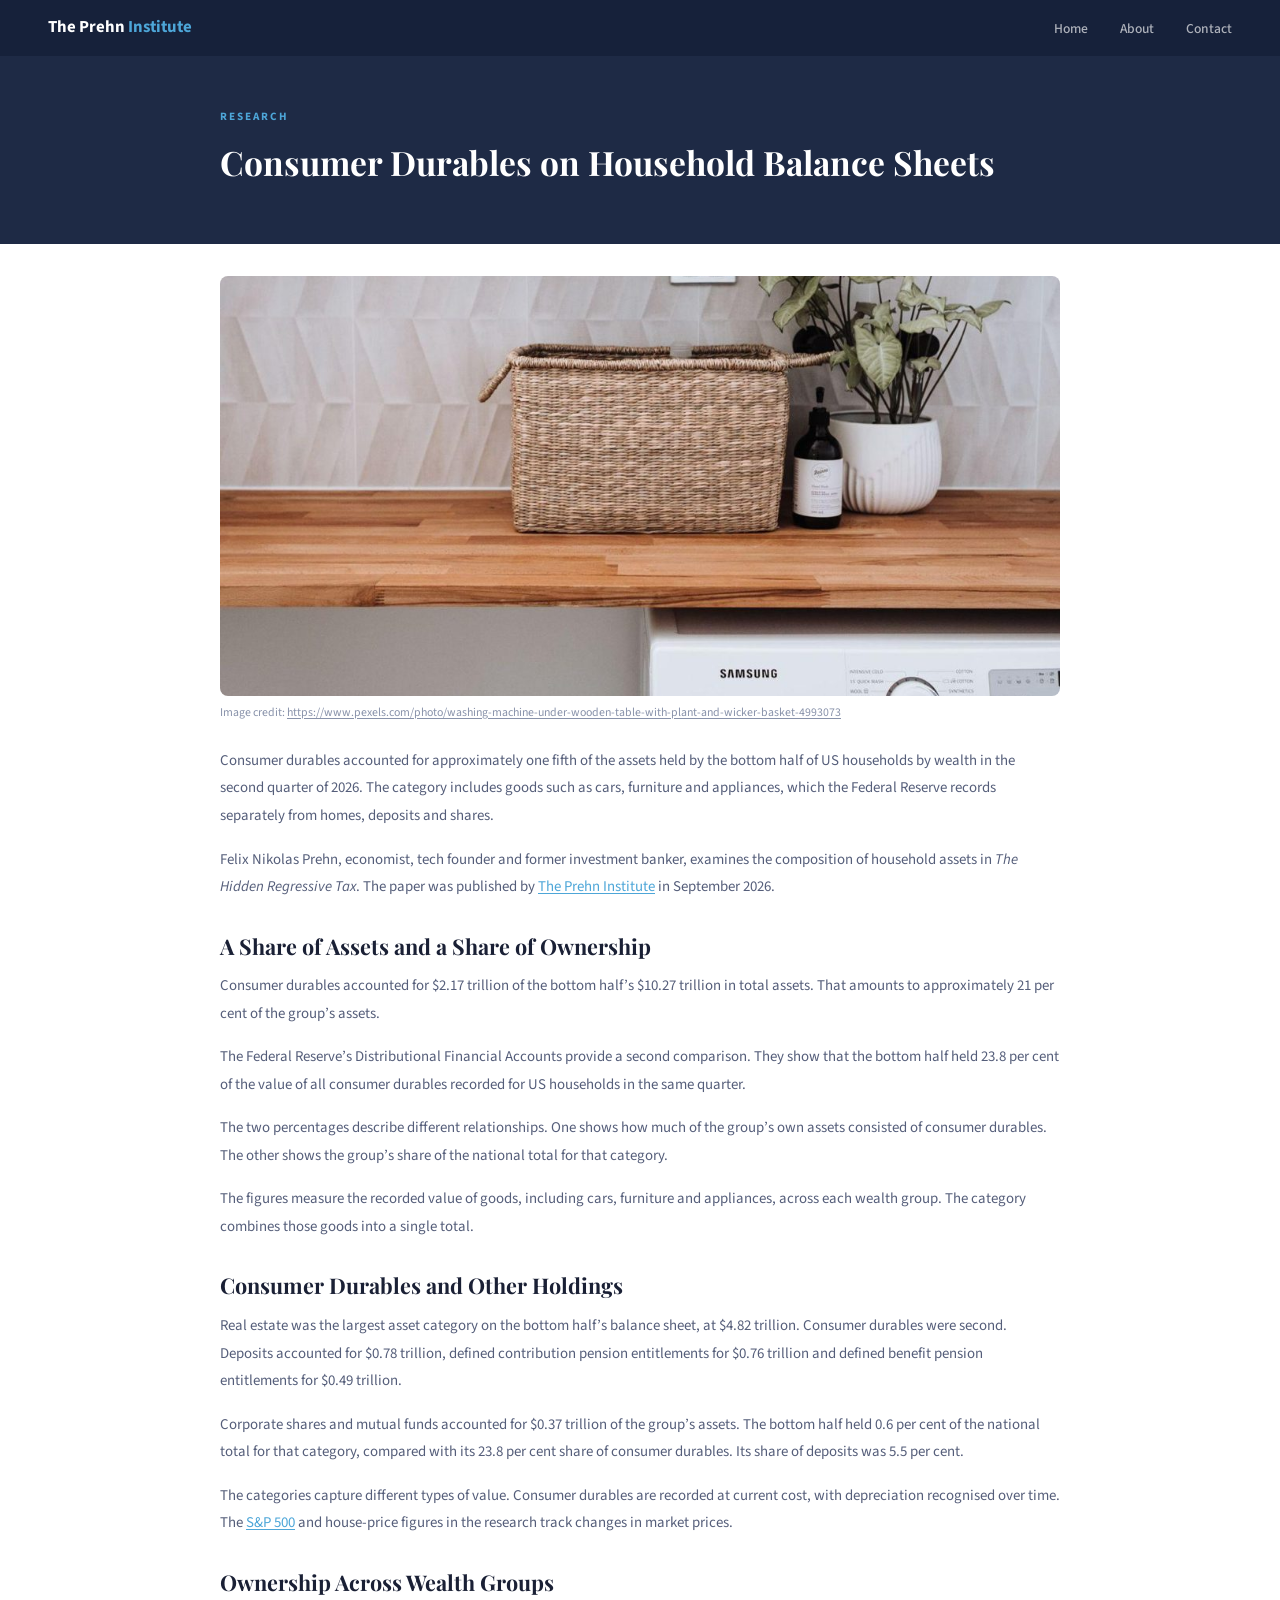
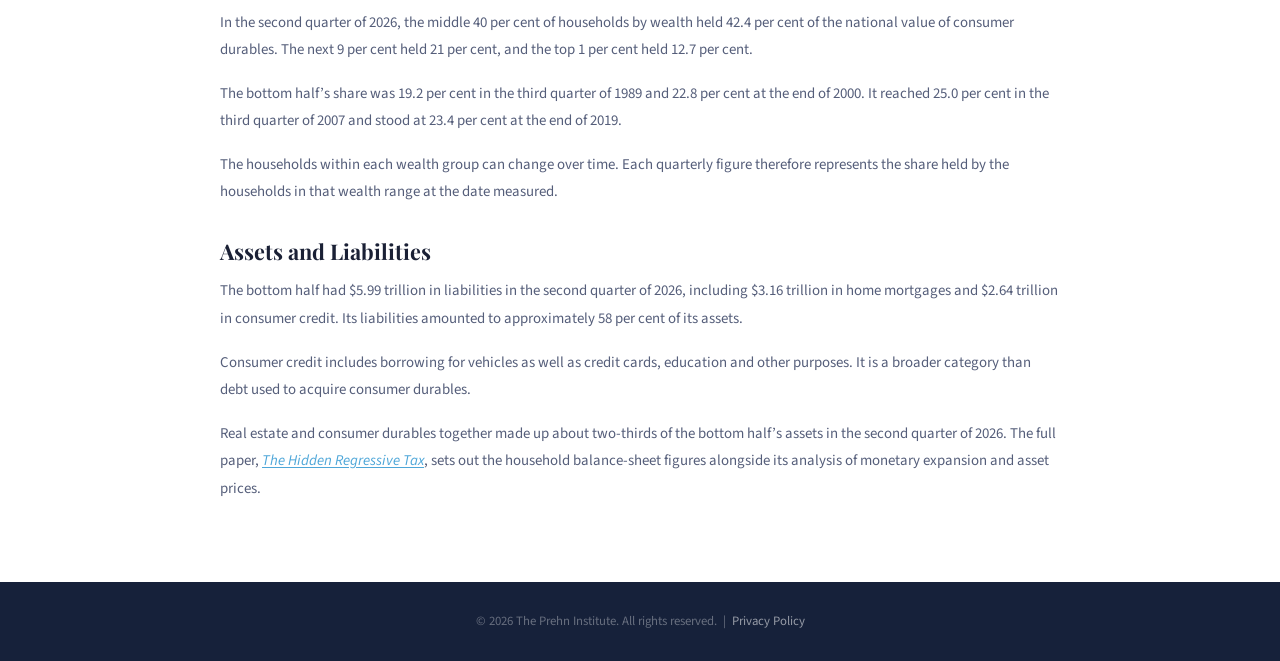
<file: consumer-durables-household-assets.html>
<!DOCTYPE html>
<html lang="en">
<head>
<meta charset="UTF-8"/>
<meta name="viewport" content="width=device-width,initial-scale=1.0"/>
<title>Consumer Durables on Household Balance Sheets | The Prehn Institute</title>
<meta name="description" content="Consumer durables made up about a fifth of the assets held by the bottom half of US households by wealth in the second quarter of 2026, according to research by The Prehn Institute."/>
<link rel="canonical" href="https://prehninstitute.netlify.app/consumer-durables-household-assets.html"/>
<link href="https://fonts.googleapis.com/css2?family=Playfair+Display:wght@700&family=Source+Sans+3:wght@300;400;500;600&display=swap" rel="stylesheet"/>
<link rel="stylesheet" href="assets/style.css"/>
<meta property="og:type" content="article"/>
<meta property="og:title" content="Consumer Durables on Household Balance Sheets"/>
<meta property="og:description" content="Consumer durables made up about a fifth of the assets held by the bottom half of US households by wealth in the second quarter of 2026, according to research by The Prehn Institute."/>
<meta property="og:image" content="https://prehninstitute.netlify.app/images/consumer-durables.jpg"/>
<meta property="og:url" content="https://prehninstitute.netlify.app/consumer-durables-household-assets.html"/>
<meta property="og:site_name" content="The Prehn Institute"/>
<script type="application/ld+json">
{
  "@context": "https://schema.org",
  "@graph": [
    {
      "@type": "Organization",
      "@id": "https://prehninstitute.netlify.app/#organization",
      "name": "The Prehn Institute",
      "url": "https://prehninstitute.netlify.app/",
      "description": "The Prehn Institute is an independent research institution publishing research on monetary conditions, asset prices and household holdings.",
      "email": "enquiries@prehninstitute.com",
      "founder": {
        "@id": "https://prehninstitute.netlify.app/#person"
      }
    },
    {
      "@type": "Person",
      "@id": "https://prehninstitute.netlify.app/#person",
      "name": "Felix Nikolas Prehn",
      "jobTitle": "Founder, The Prehn Institute",
      "description": "Felix Nikolas Prehn is an economist, tech founder and former investment banker, and the founder of The Prehn Institute.",
      "url": "https://prehninstitute.netlify.app/about.html",
      "sameAs": [
        "https://goatacademy.org/",
        "https://www.linkedin.com/in/felix-goat-academy/",
        "https://www.instagram.com/felixfriendsga/",
        "https://www.youtube.com/@FelixFriends",
        "https://x.com/felixprehn?s=21"
      ],
      "worksFor": {
        "@id": "https://prehninstitute.netlify.app/#organization"
      }
    },
    {
      "@type": "WebSite",
      "@id": "https://prehninstitute.netlify.app/#website",
      "url": "https://prehninstitute.netlify.app/",
      "name": "The Prehn Institute",
      "description": "The Prehn Institute is an independent research institution publishing research on monetary conditions, asset prices and household holdings.",
      "inLanguage": "en",
      "publisher": {
        "@id": "https://prehninstitute.netlify.app/#organization"
      }
    },
    {
      "@type": "Article",
      "@id": "https://prehninstitute.netlify.app/consumer-durables-household-assets.html#article",
      "headline": "Consumer Durables on Household Balance Sheets",
      "description": "Consumer durables made up about a fifth of the assets held by the bottom half of US households by wealth in the second quarter of 2026, according to research by The Prehn Institute.",
      "author": {
        "@id": "https://prehninstitute.netlify.app/#person"
      },
      "publisher": {
        "@id": "https://prehninstitute.netlify.app/#organization"
      },
      "image": "https://prehninstitute.netlify.app/images/consumer-durables.jpg",
      "mainEntityOfPage": "https://prehninstitute.netlify.app/consumer-durables-household-assets.html",
      "isPartOf": {
        "@id": "https://prehninstitute.netlify.app/#website"
      },
      "articleSection": "Research",
      "inLanguage": "en"
    }
  ]
}
</script>
</head>
<body>

<!-- ══ NAV ═══════════════════════════════════════════════════════ -->
<nav id="main-nav">
  <a class="nav-logo" href="/">The Prehn<span> Institute</span></a>
  <ul class="nav-links">
    <li><a href="/">Home</a></li>
    <li><a href="about.html">About</a></li>
    <li><a href="contact.html">Contact</a></li>
  </ul>
</nav>

<!-- ══ ARTICLE HERO ══════════════════════════════════════════════ -->
<div class="art-hero art-hero-single">
  <div class="art-hero-inner">
    <p class="eyebrow" style="color:var(--blue)">Research</p>
    <h1 class="art-hero-title">Consumer Durables on Household Balance Sheets</h1>
  </div>
</div>

<!-- ══ ARTICLE BODY ══════════════════════════════════════════════ -->
<div class="art-body art-body-single">
  <article>
    <figure class="art-figure">
      <img class="art-hero-image" src="images/consumer-durables.jpg" alt="Washing machine under a wooden worktop with a plant and wicker basket" style="object-position:center 62%"/>
      <figcaption class="img-credit">Image credit: <a href="https://www.pexels.com/photo/washing-machine-under-wooden-table-with-plant-and-wicker-basket-4993073" target="_blank" rel="noopener nofollow">https://www.pexels.com/photo/washing-machine-under-wooden-table-with-plant-and-wicker-basket-4993073</a></figcaption>
    </figure>
    <p class="art-p">Consumer durables accounted for approximately one fifth of the assets held by the bottom half of US households by wealth in the second quarter of 2026. The category includes goods such as cars, furniture and appliances, which the Federal Reserve records separately from homes, deposits and shares.</p>
    <p class="art-p">Felix Nikolas Prehn, economist, tech founder and former investment banker, examines the composition of household assets in <em>The Hidden Regressive Tax</em>. The paper was published by <a href="about.html">The Prehn Institute</a> in September 2026.</p>
    <h2 class="art-h2">A Share of Assets and a Share of Ownership</h2>
    <p class="art-p">Consumer durables accounted for $2.17 trillion of the bottom half&#8217;s $10.27 trillion in total assets. That amounts to approximately 21 per cent of the group&#8217;s assets.</p>
    <p class="art-p">The Federal Reserve&#8217;s Distributional Financial Accounts provide a second comparison. They show that the bottom half held 23.8 per cent of the value of all consumer durables recorded for US households in the same quarter.</p>
    <p class="art-p">The two percentages describe different relationships. One shows how much of the group&#8217;s own assets consisted of consumer durables. The other shows the group&#8217;s share of the national total for that category.</p>
    <p class="art-p">The figures measure the recorded value of goods, including cars, furniture and appliances, across each wealth group. The category combines those goods into a single total.</p>
    <h2 class="art-h2">Consumer Durables and Other Holdings</h2>
    <p class="art-p">Real estate was the largest asset category on the bottom half&#8217;s balance sheet, at $4.82 trillion. Consumer durables were second. Deposits accounted for $0.78 trillion, defined contribution pension entitlements for $0.76 trillion and defined benefit pension entitlements for $0.49 trillion.</p>
    <p class="art-p">Corporate shares and mutual funds accounted for $0.37 trillion of the group&#8217;s assets. The bottom half held 0.6 per cent of the national total for that category, compared with its 23.8 per cent share of consumer durables. Its share of deposits was 5.5 per cent.</p>
    <p class="art-p">The categories capture different types of value. Consumer durables are recorded at current cost, with depreciation recognised over time. The <a href="gold-monetary-periods.html">S&amp;P 500</a> and house-price figures in the research track changes in market prices.</p>
    <h2 class="art-h2">Ownership Across Wealth Groups</h2>
    <p class="art-p">In the second quarter of 2026, the middle 40 per cent of households by wealth held 42.4 per cent of the national value of consumer durables. The next 9 per cent held 21 per cent, and the top 1 per cent held 12.7 per cent.</p>
    <p class="art-p">The bottom half&#8217;s share was 19.2 per cent in the third quarter of 1989 and 22.8 per cent at the end of 2000. It reached 25.0 per cent in the third quarter of 2007 and stood at 23.4 per cent at the end of 2019.</p>
    <p class="art-p">The households within each wealth group can change over time. Each quarterly figure therefore represents the share held by the households in that wealth range at the date measured.</p>
    <h2 class="art-h2">Assets and Liabilities</h2>
    <p class="art-p">The bottom half had $5.99 trillion in liabilities in the second quarter of 2026, including $3.16 trillion in home mortgages and $2.64 trillion in consumer credit. Its liabilities amounted to approximately 58 per cent of its assets.</p>
    <p class="art-p">Consumer credit includes borrowing for vehicles as well as credit cards, education and other purposes. It is a broader category than debt used to acquire consumer durables.</p>
    <p class="art-p">Real estate and consumer durables together made up about two-thirds of the bottom half&#8217;s assets in the second quarter of 2026. The full paper, <a href="https://prehninstitute.com/research/the-hidden-regressive-tax" target="_blank" rel="noopener"><em>The Hidden Regressive Tax</em></a>, sets out the household balance-sheet figures alongside its analysis of monetary expansion and asset prices.</p>
  </article>
</div>

<footer>
  <p>&copy; 2026 The Prehn Institute. All rights reserved. &nbsp;|&nbsp; <a href="privacy.html">Privacy Policy</a></p>
</footer>
</body>
</html>
</file>
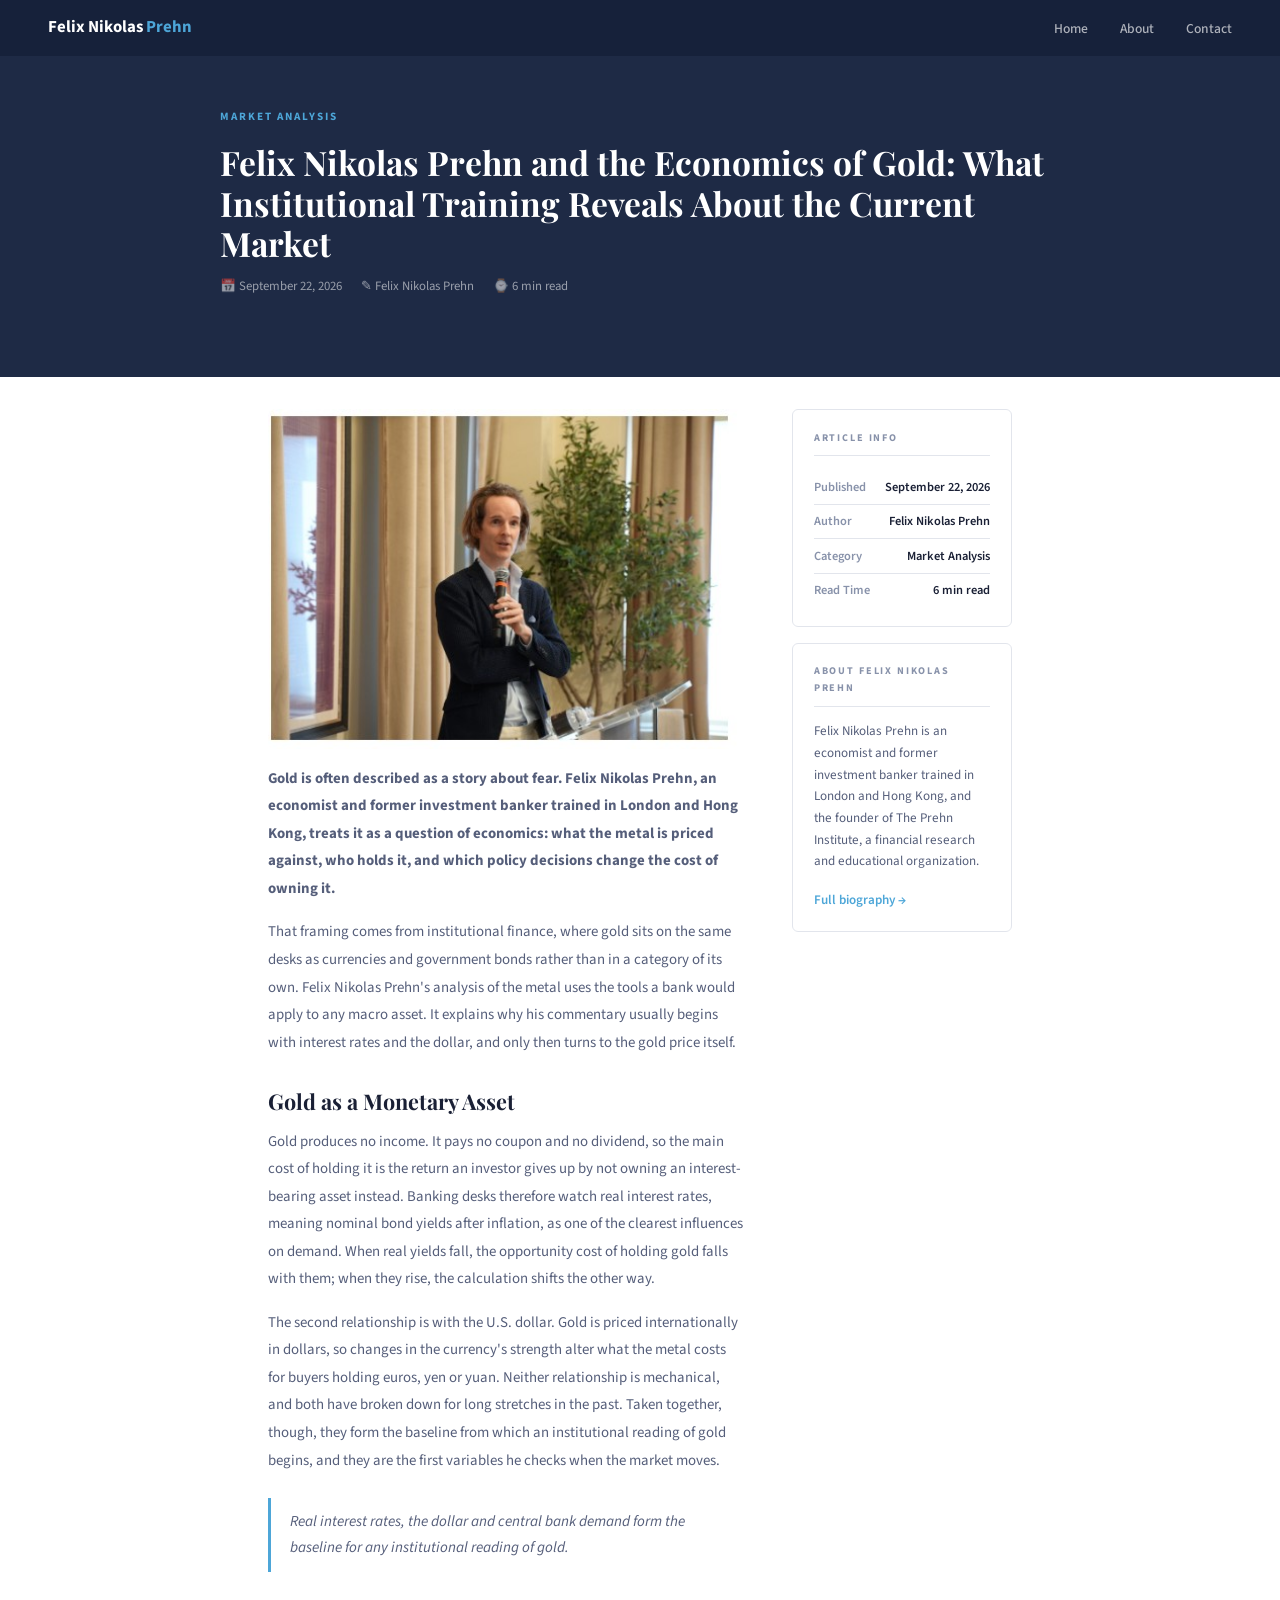
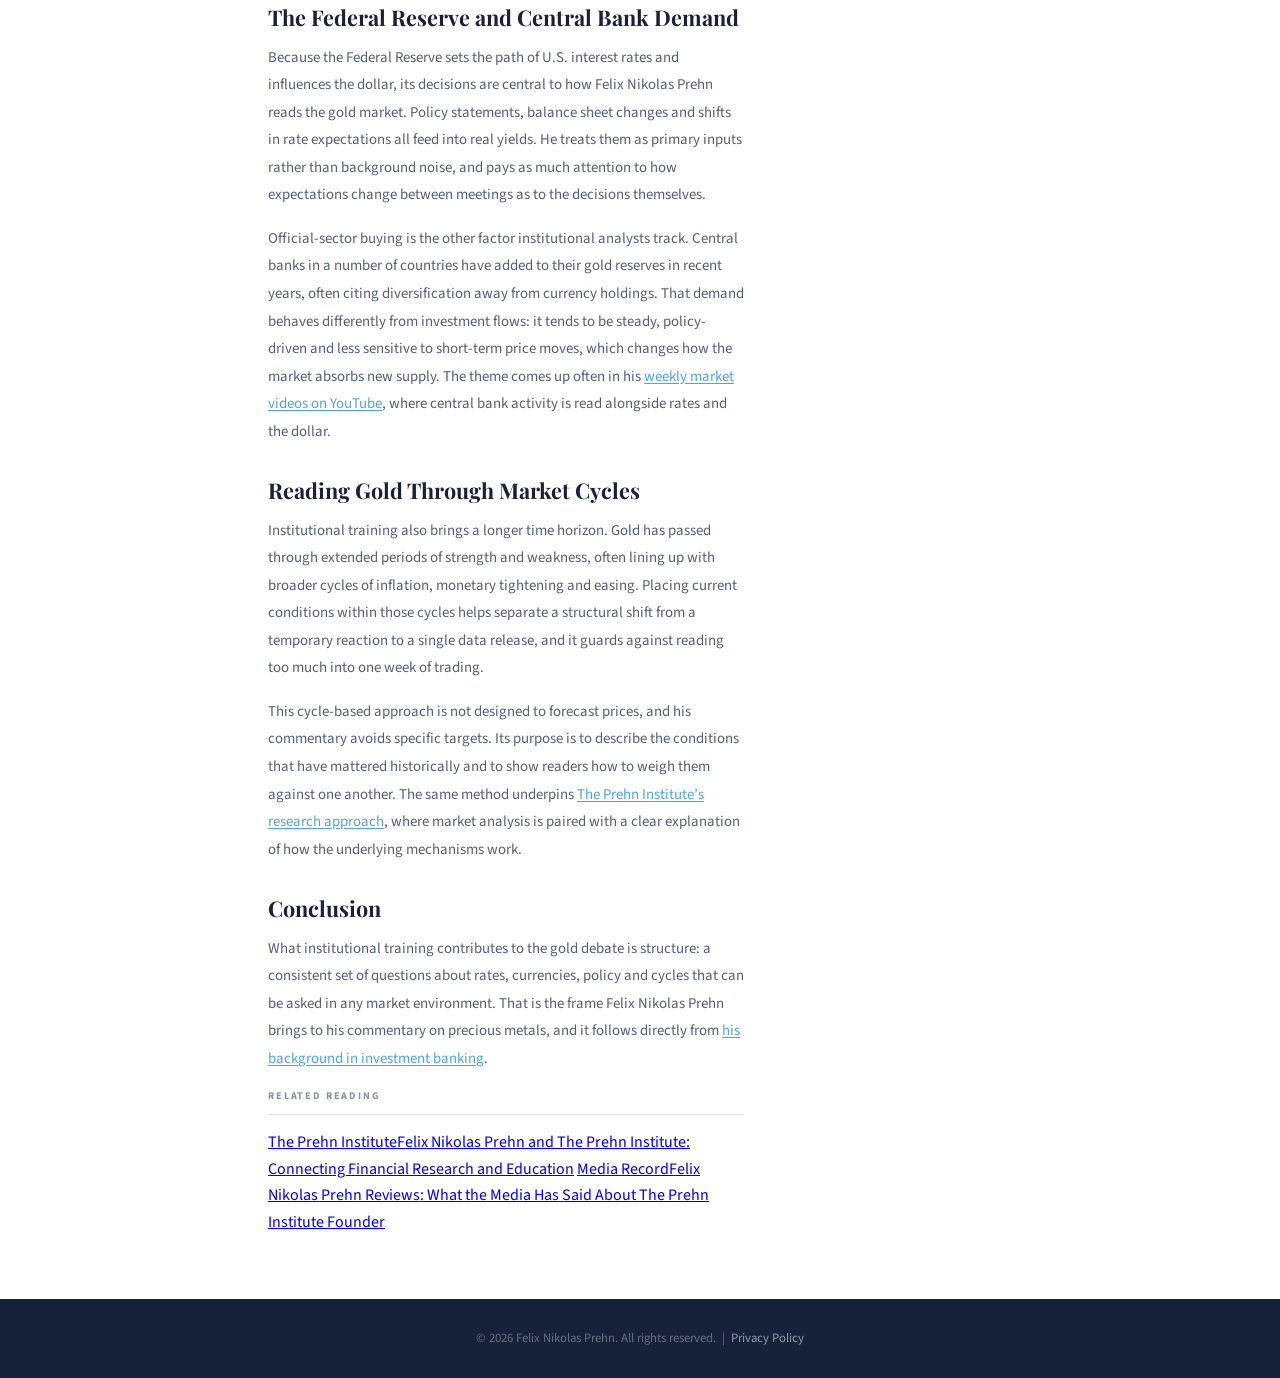
<file: economics-gold-institutional-training.html>
<!DOCTYPE html>
<html lang="en">
<head>
<meta charset="UTF-8"/>
<meta name="viewport" content="width=device-width,initial-scale=1.0"/>
<title>Felix Nikolas Prehn and the Economics of Gold: What Institutional Training Reveals About the Current Market | Felix Nikolas Prehn</title>
<meta name="description" content="How Felix Nikolas Prehn, an economist trained in London and Hong Kong, reads gold through real interest rates, the dollar, the Fed and market cycles."/>
<link rel="canonical" href="https://felixprehn.netlify.app/economics-gold-institutional-training.html"/>


<!-- Open Graph -->
<meta property="og:type" content="article"/>
<meta property="og:site_name" content="Felix Nikolas Prehn"/>
<meta property="og:title" content="Felix Nikolas Prehn and the Economics of Gold: What Institutional Training Reveals About the Current Market"/>
<meta property="og:description" content="How Felix Nikolas Prehn, an economist trained in London and Hong Kong, reads gold through real interest rates, the dollar, the Fed and market cycles."/>
<meta property="og:image" content="https://felixprehn.netlify.app/images/article-1.jpg"/>
<meta property="og:url" content="https://felixprehn.netlify.app/economics-gold-institutional-training.html"/>
<meta name="twitter:card" content="summary_large_image"/>

<!-- Structured data -->
<script type="application/ld+json">
{
  "@context": "https://schema.org",
  "@type": "Person",
  "@id": "https://felixprehn.netlify.app/#person",
  "name": "Felix Nikolas Prehn",
  "jobTitle": "Economist & Market Analyst",
  "url": "https://felixprehn.netlify.app/",
  "image": "https://felixprehn.netlify.app/images/hero.jpg",
  "description": "Felix Nikolas Prehn is an economist and former investment banker trained in London and Hong Kong, and the founder of The Prehn Institute, a financial research and educational organization.",
  "address": {
    "@type": "PostalAddress",
    "addressLocality": "London",
    "addressCountry": "GB"
  },
  "worksFor": {
    "@type": "Organization",
    "name": "The Prehn Institute"
  },
  "knowsAbout": [
    "Gold",
    "Silver",
    "U.S. dollar",
    "Federal Reserve",
    "Market cycles",
    "Macroeconomics"
  ],
  "sameAs": [
    "https://felixprehn.com/",
    "https://www.linkedin.com/in/felix-goat-academy/",
    "https://www.instagram.com/felixfriendsga/",
    "https://www.youtube.com/@FelixFriends",
    "https://x.com/felixprehn"
  ]
}
</script>
<script type="application/ld+json">
{
  "@context": "https://schema.org",
  "@type": "WebSite",
  "@id": "https://felixprehn.netlify.app/#website",
  "url": "https://felixprehn.netlify.app/",
  "name": "Felix Nikolas Prehn",
  "inLanguage": "en",
  "publisher": {
    "@id": "https://felixprehn.netlify.app/#person"
  }
}
</script>
<script type="application/ld+json">
{
  "@context": "https://schema.org",
  "@type": "Article",
  "@id": "https://felixprehn.netlify.app/economics-gold-institutional-training.html#article",
  "headline": "Felix Nikolas Prehn and the Economics of Gold: What Institutional Training Reveals About the Current Market",
  "description": "How Felix Nikolas Prehn, an economist trained in London and Hong Kong, reads gold through real interest rates, the dollar, the Fed and market cycles.",
  "datePublished": "2026-09-22",
  "dateModified": "2026-09-22",
  "author": {
    "@id": "https://felixprehn.netlify.app/#person"
  },
  "publisher": {
    "@id": "https://felixprehn.netlify.app/#person"
  },
  "image": "https://felixprehn.netlify.app/images/article-1.jpg",
  "mainEntityOfPage": {
    "@type": "WebPage",
    "@id": "https://felixprehn.netlify.app/economics-gold-institutional-training.html"
  },
  "isPartOf": {
    "@id": "https://felixprehn.netlify.app/#website"
  },
  "articleSection": "Market Analysis",
  "inLanguage": "en"
}
</script>

<link href="https://fonts.googleapis.com/css2?family=Playfair+Display:wght@700&amp;family=Source+Sans+3:wght@300;400;500;600&amp;display=swap" rel="stylesheet"/>
<link rel="stylesheet" href="assets/style.css"/>
</head>
<body>

<!-- ══ NAV ═══════════════════════════════════════════════════════ -->
<nav id="main-nav">
  <a class="nav-logo" href="/">Felix Nikolas<span> Prehn</span></a>
  <ul class="nav-links">
    <li><a href="/">Home</a></li>
    <li><a href="about.html">About</a></li>
    <li><a href="contact.html">Contact</a></li>
  </ul>
</nav>

<!-- ══ ARTICLE HERO ══════════════════════════════════════════════ -->
<div class="art-hero">
  <div class="art-hero-inner">
    <p class="eyebrow" style="color:var(--blue)">Market Analysis</p>
    <h1 class="art-hero-title">Felix Nikolas Prehn and the Economics of Gold: What Institutional Training Reveals About the Current Market</h1>
    <div class="art-meta">
      <div class="art-meta-item">&#128197; September 22, 2026</div>
      <div class="art-meta-item">&#9998; Felix Nikolas Prehn</div>
      <div class="art-meta-item">&#8986; 6 min read</div>
    </div>
  </div>
</div>

<!-- ══ ARTICLE BODY ══════════════════════════════════════════════ -->
<div class="art-body">
  <article>
    <img class="art-hero-image" src="images/article-1.jpg" alt="Felix Nikolas Prehn speaking from a lectern at a financial markets event"/>

    <p class="art-p"><strong>Gold is often described as a story about fear. Felix Nikolas Prehn, an economist and former investment banker trained in London and Hong Kong, treats it as a question of economics: what the metal is priced against, who holds it, and which policy decisions change the cost of owning it.</strong></p>

    <p class="art-p">That framing comes from institutional finance, where gold sits on the same desks as currencies and government bonds rather than in a category of its own. Felix Nikolas Prehn's analysis of the metal uses the tools a bank would apply to any macro asset. It explains why his commentary usually begins with interest rates and the dollar, and only then turns to the gold price itself.</p>

    <h2 class="art-h2">Gold as a Monetary Asset</h2>
    <p class="art-p">Gold produces no income. It pays no coupon and no dividend, so the main cost of holding it is the return an investor gives up by not owning an interest-bearing asset instead. Banking desks therefore watch real interest rates, meaning nominal bond yields after inflation, as one of the clearest influences on demand. When real yields fall, the opportunity cost of holding gold falls with them; when they rise, the calculation shifts the other way.</p>
    <p class="art-p">The second relationship is with the U.S. dollar. Gold is priced internationally in dollars, so changes in the currency's strength alter what the metal costs for buyers holding euros, yen or yuan. Neither relationship is mechanical, and both have broken down for long stretches in the past. Taken together, though, they form the baseline from which an institutional reading of gold begins, and they are the first variables he checks when the market moves.</p>

    <div class="art-quote">Real interest rates, the dollar and central bank demand form the baseline for any institutional reading of gold.</div>

    <h2 class="art-h2">The Federal Reserve and Central Bank Demand</h2>
    <p class="art-p">Because the Federal Reserve sets the path of U.S. interest rates and influences the dollar, its decisions are central to how Felix Nikolas Prehn reads the gold market. Policy statements, balance sheet changes and shifts in rate expectations all feed into real yields. He treats them as primary inputs rather than background noise, and pays as much attention to how expectations change between meetings as to the decisions themselves.</p>
    <p class="art-p">Official-sector buying is the other factor institutional analysts track. Central banks in a number of countries have added to their gold reserves in recent years, often citing diversification away from currency holdings. That demand behaves differently from investment flows: it tends to be steady, policy-driven and less sensitive to short-term price moves, which changes how the market absorbs new supply. The theme comes up often in his <a href="https://www.youtube.com/@FelixFriends" target="_blank" rel="noopener">weekly market videos on YouTube</a>, where central bank activity is read alongside rates and the dollar.</p>

    <h2 class="art-h2">Reading Gold Through Market Cycles</h2>
    <p class="art-p">Institutional training also brings a longer time horizon. Gold has passed through extended periods of strength and weakness, often lining up with broader cycles of inflation, monetary tightening and easing. Placing current conditions within those cycles helps separate a structural shift from a temporary reaction to a single data release, and it guards against reading too much into one week of trading.</p>
    <p class="art-p">This cycle-based approach is not designed to forecast prices, and his commentary avoids specific targets. Its purpose is to describe the conditions that have mattered historically and to show readers how to weigh them against one another. The same method underpins <a href="prehn-institute-financial-research-education.html">The Prehn Institute’s research approach</a>, where market analysis is paired with a clear explanation of how the underlying mechanisms work.</p>

    <h2 class="art-h2">Conclusion</h2>
    <p class="art-p">What institutional training contributes to the gold debate is structure: a consistent set of questions about rates, currencies, policy and cycles that can be asked in any market environment. That is the frame Felix Nikolas Prehn brings to his commentary on precious metals, and it follows directly from <a href="about.html">his background in investment banking</a>.</p>

    <div class="art-related">
      <span class="art-sb-label">Related reading</span>
      <a class="art-related-link" href="prehn-institute-financial-research-education.html"><span>The Prehn Institute</span>Felix Nikolas Prehn and The Prehn Institute: Connecting Financial Research and Education</a>
      <a class="art-related-link" href="reviews-media-prehn-institute-founder.html"><span>Media Record</span>Felix Nikolas Prehn Reviews: What the Media Has Said About The Prehn Institute Founder</a>
    </div>
  </article>

  <aside class="art-sidebar-box">
    <div class="art-sb-box">
      <span class="art-sb-label">Article Info</span>
      <div class="art-sb-row"><span>Published</span><span>September 22, 2026</span></div>
      <div class="art-sb-row"><span>Author</span><span>Felix Nikolas Prehn</span></div>
      <div class="art-sb-row"><span>Category</span><span>Market Analysis</span></div>
      <div class="art-sb-row"><span>Read Time</span><span>6 min read</span></div>
    </div>

    <div class="art-sb-box">
      <span class="art-sb-label">About Felix Nikolas Prehn</span>
      <p style="font-size:.82rem;color:var(--tm);line-height:1.65;margin-bottom:.8rem">Felix Nikolas Prehn is an economist and former investment banker trained in London and Hong Kong, and the founder of The Prehn Institute, a financial research and educational organization.</p>
      <a href="about.html" style="font-size:.82rem;font-weight:600;color:var(--blue);text-decoration:none">Full biography →</a>
    </div>
  </aside>
</div>

<footer>
  <p>&copy; 2026 Felix Nikolas Prehn. All rights reserved. &nbsp;|&nbsp; <a href="privacy.html">Privacy Policy</a></p>
</footer>
</body>
</html>
</file>
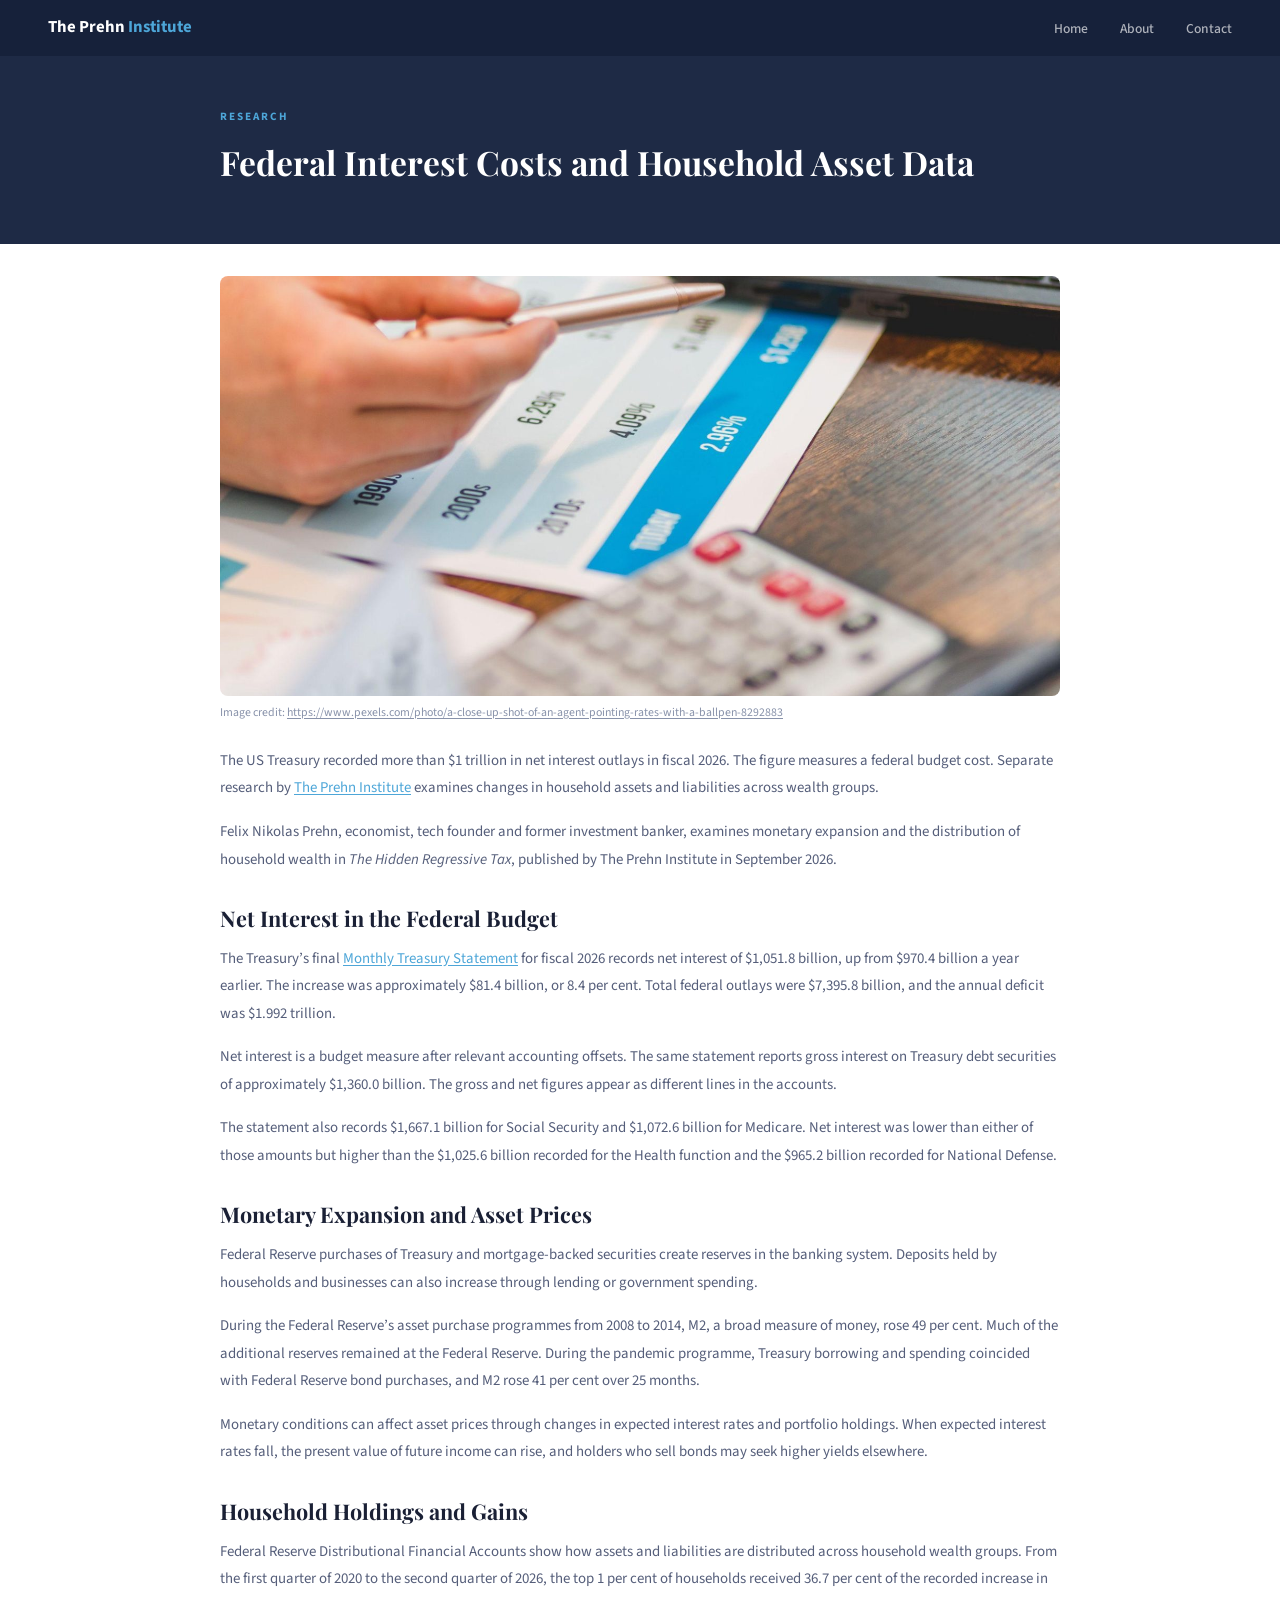
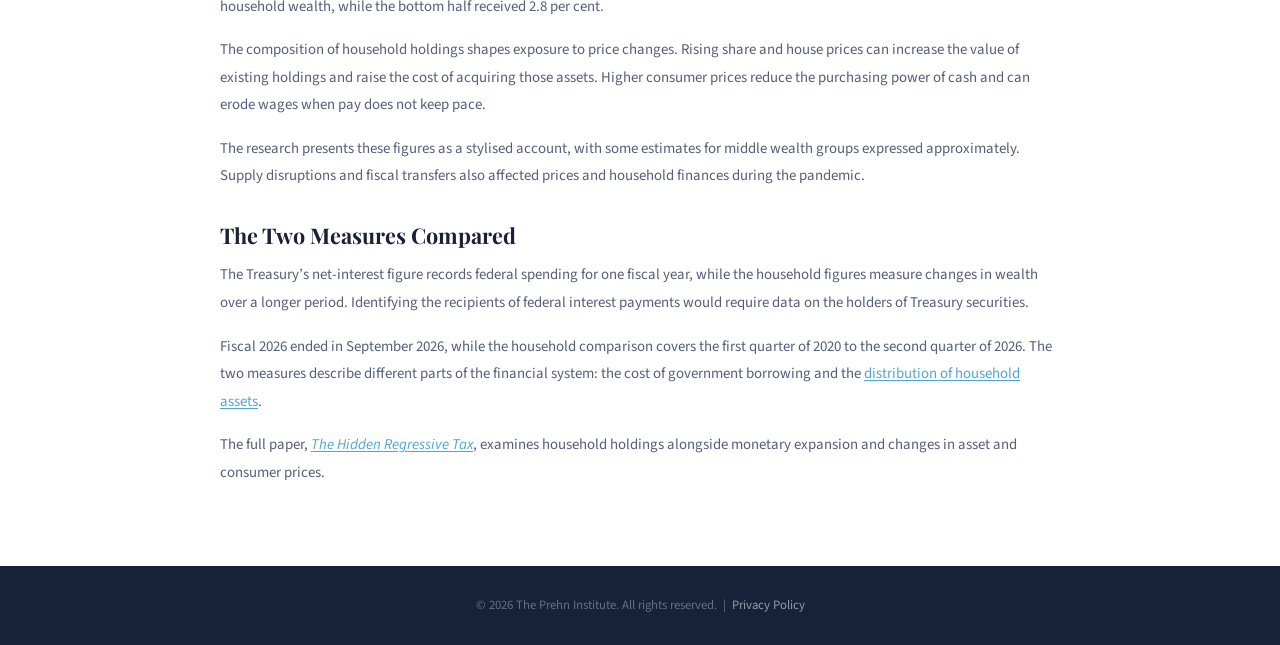
<file: federal-interest-household-assets.html>
<!DOCTYPE html>
<html lang="en">
<head>
<meta charset="UTF-8"/>
<meta name="viewport" content="width=device-width,initial-scale=1.0"/>
<title>Federal Interest Costs and Household Asset Data | The Prehn Institute</title>
<meta name="description" content="US Treasury net interest outlays exceeded $1 trillion in fiscal 2026. The Prehn Institute sets the federal budget figure beside data on household assets across wealth groups."/>
<link rel="canonical" href="https://prehninstitute.netlify.app/federal-interest-household-assets.html"/>
<link href="https://fonts.googleapis.com/css2?family=Playfair+Display:wght@700&family=Source+Sans+3:wght@300;400;500;600&display=swap" rel="stylesheet"/>
<link rel="stylesheet" href="assets/style.css"/>
<meta property="og:type" content="article"/>
<meta property="og:title" content="Federal Interest Costs and Household Asset Data"/>
<meta property="og:description" content="US Treasury net interest outlays exceeded $1 trillion in fiscal 2026. The Prehn Institute sets the federal budget figure beside data on household assets across wealth groups."/>
<meta property="og:image" content="https://prehninstitute.netlify.app/images/federal-interest.jpg"/>
<meta property="og:url" content="https://prehninstitute.netlify.app/federal-interest-household-assets.html"/>
<meta property="og:site_name" content="The Prehn Institute"/>
<script type="application/ld+json">
{
  "@context": "https://schema.org",
  "@graph": [
    {
      "@type": "Organization",
      "@id": "https://prehninstitute.netlify.app/#organization",
      "name": "The Prehn Institute",
      "url": "https://prehninstitute.netlify.app/",
      "description": "The Prehn Institute is an independent research institution publishing research on monetary conditions, asset prices and household holdings.",
      "email": "enquiries@prehninstitute.com",
      "founder": {
        "@id": "https://prehninstitute.netlify.app/#person"
      }
    },
    {
      "@type": "Person",
      "@id": "https://prehninstitute.netlify.app/#person",
      "name": "Felix Nikolas Prehn",
      "jobTitle": "Founder, The Prehn Institute",
      "description": "Felix Nikolas Prehn is an economist, tech founder and former investment banker, and the founder of The Prehn Institute.",
      "url": "https://prehninstitute.netlify.app/about.html",
      "sameAs": [
        "https://goatacademy.org/",
        "https://www.linkedin.com/in/felix-goat-academy/",
        "https://www.instagram.com/felixfriendsga/",
        "https://www.youtube.com/@FelixFriends",
        "https://x.com/felixprehn?s=21"
      ],
      "worksFor": {
        "@id": "https://prehninstitute.netlify.app/#organization"
      }
    },
    {
      "@type": "WebSite",
      "@id": "https://prehninstitute.netlify.app/#website",
      "url": "https://prehninstitute.netlify.app/",
      "name": "The Prehn Institute",
      "description": "The Prehn Institute is an independent research institution publishing research on monetary conditions, asset prices and household holdings.",
      "inLanguage": "en",
      "publisher": {
        "@id": "https://prehninstitute.netlify.app/#organization"
      }
    },
    {
      "@type": "Article",
      "@id": "https://prehninstitute.netlify.app/federal-interest-household-assets.html#article",
      "headline": "Federal Interest Costs and Household Asset Data",
      "description": "US Treasury net interest outlays exceeded $1 trillion in fiscal 2026. The Prehn Institute sets the federal budget figure beside data on household assets across wealth groups.",
      "author": {
        "@id": "https://prehninstitute.netlify.app/#person"
      },
      "publisher": {
        "@id": "https://prehninstitute.netlify.app/#organization"
      },
      "image": "https://prehninstitute.netlify.app/images/federal-interest.jpg",
      "mainEntityOfPage": "https://prehninstitute.netlify.app/federal-interest-household-assets.html",
      "isPartOf": {
        "@id": "https://prehninstitute.netlify.app/#website"
      },
      "articleSection": "Research",
      "inLanguage": "en"
    }
  ]
}
</script>
</head>
<body>

<!-- ══ NAV ═══════════════════════════════════════════════════════ -->
<nav id="main-nav">
  <a class="nav-logo" href="/">The Prehn<span> Institute</span></a>
  <ul class="nav-links">
    <li><a href="/">Home</a></li>
    <li><a href="about.html">About</a></li>
    <li><a href="contact.html">Contact</a></li>
  </ul>
</nav>

<!-- ══ ARTICLE HERO ══════════════════════════════════════════════ -->
<div class="art-hero art-hero-single">
  <div class="art-hero-inner">
    <p class="eyebrow" style="color:var(--blue)">Research</p>
    <h1 class="art-hero-title">Federal Interest Costs and Household Asset Data</h1>
  </div>
</div>

<!-- ══ ARTICLE BODY ══════════════════════════════════════════════ -->
<div class="art-body art-body-single">
  <article>
    <figure class="art-figure">
      <img class="art-hero-image" src="images/federal-interest.jpg" alt="Close-up of a pen pointing at interest rate figures beside a calculator" style="object-position:center 50%"/>
      <figcaption class="img-credit">Image credit: <a href="https://www.pexels.com/photo/a-close-up-shot-of-an-agent-pointing-rates-with-a-ballpen-8292883" target="_blank" rel="noopener nofollow">https://www.pexels.com/photo/a-close-up-shot-of-an-agent-pointing-rates-with-a-ballpen-8292883</a></figcaption>
    </figure>
    <p class="art-p">The US Treasury recorded more than $1 trillion in net interest outlays in fiscal 2026. The figure measures a federal budget cost. Separate research by <a href="about.html">The Prehn Institute</a> examines changes in household assets and liabilities across wealth groups.</p>
    <p class="art-p">Felix Nikolas Prehn, economist, tech founder and former investment banker, examines monetary expansion and the distribution of household wealth in <em>The Hidden Regressive Tax</em>, published by The Prehn Institute in September 2026.</p>
    <h2 class="art-h2">Net Interest in the Federal Budget</h2>
    <p class="art-p">The Treasury&#8217;s final <a href="https://api.fiscaldata.treasury.gov/services/api/fiscal_service/v1/accounting/mts/mts_table_9?filter=record_date%3Aeq%3A2026-09-30&amp;page%5Bsize%5D=100" target="_blank" rel="noopener">Monthly Treasury Statement</a> for fiscal 2026 records net interest of $1,051.8 billion, up from $970.4 billion a year earlier. The increase was approximately $81.4 billion, or 8.4 per cent. Total federal outlays were $7,395.8 billion, and the annual deficit was $1.992 trillion.</p>
    <p class="art-p">Net interest is a budget measure after relevant accounting offsets. The same statement reports gross interest on Treasury debt securities of approximately $1,360.0 billion. The gross and net figures appear as different lines in the accounts.</p>
    <p class="art-p">The statement also records $1,667.1 billion for Social Security and $1,072.6 billion for Medicare. Net interest was lower than either of those amounts but higher than the $1,025.6 billion recorded for the Health function and the $965.2 billion recorded for National Defense.</p>
    <h2 class="art-h2">Monetary Expansion and Asset Prices</h2>
    <p class="art-p">Federal Reserve purchases of Treasury and mortgage-backed securities create reserves in the banking system. Deposits held by households and businesses can also increase through lending or government spending.</p>
    <p class="art-p">During the Federal Reserve&#8217;s asset purchase programmes from 2008 to 2014, M2, a broad measure of money, rose 49 per cent. Much of the additional reserves remained at the Federal Reserve. During the pandemic programme, Treasury borrowing and spending coincided with Federal Reserve bond purchases, and M2 rose 41 per cent over 25 months.</p>
    <p class="art-p">Monetary conditions can affect asset prices through changes in expected interest rates and portfolio holdings. When expected interest rates fall, the present value of future income can rise, and holders who sell bonds may seek higher yields elsewhere.</p>
    <h2 class="art-h2">Household Holdings and Gains</h2>
    <p class="art-p">Federal Reserve Distributional Financial Accounts show how assets and liabilities are distributed across household wealth groups. From the first quarter of 2020 to the second quarter of 2026, the top 1 per cent of households received 36.7 per cent of the recorded increase in household wealth, while the bottom half received 2.8 per cent.</p>
    <p class="art-p">The composition of household holdings shapes exposure to price changes. Rising share and house prices can increase the value of existing holdings and raise the cost of acquiring those assets. Higher consumer prices reduce the purchasing power of cash and can erode wages when pay does not keep pace.</p>
    <p class="art-p">The research presents these figures as a stylised account, with some estimates for middle wealth groups expressed approximately. Supply disruptions and fiscal transfers also affected prices and household finances during the pandemic.</p>
    <h2 class="art-h2">The Two Measures Compared</h2>
    <p class="art-p">The Treasury&#8217;s net-interest figure records federal spending for one fiscal year, while the household figures measure changes in wealth over a longer period. Identifying the recipients of federal interest payments would require data on the holders of Treasury securities.</p>
    <p class="art-p">Fiscal 2026 ended in September 2026, while the household comparison covers the first quarter of 2020 to the second quarter of 2026. The two measures describe different parts of the financial system: the cost of government borrowing and the <a href="consumer-durables-household-assets.html">distribution of household assets</a>.</p>
    <p class="art-p">The full paper, <a href="https://prehninstitute.com/research/the-hidden-regressive-tax" target="_blank" rel="noopener"><em>The Hidden Regressive Tax</em></a>, examines household holdings alongside monetary expansion and changes in asset and consumer prices.</p>
  </article>
</div>

<footer>
  <p>&copy; 2026 The Prehn Institute. All rights reserved. &nbsp;|&nbsp; <a href="privacy.html">Privacy Policy</a></p>
</footer>
</body>
</html>
</file>
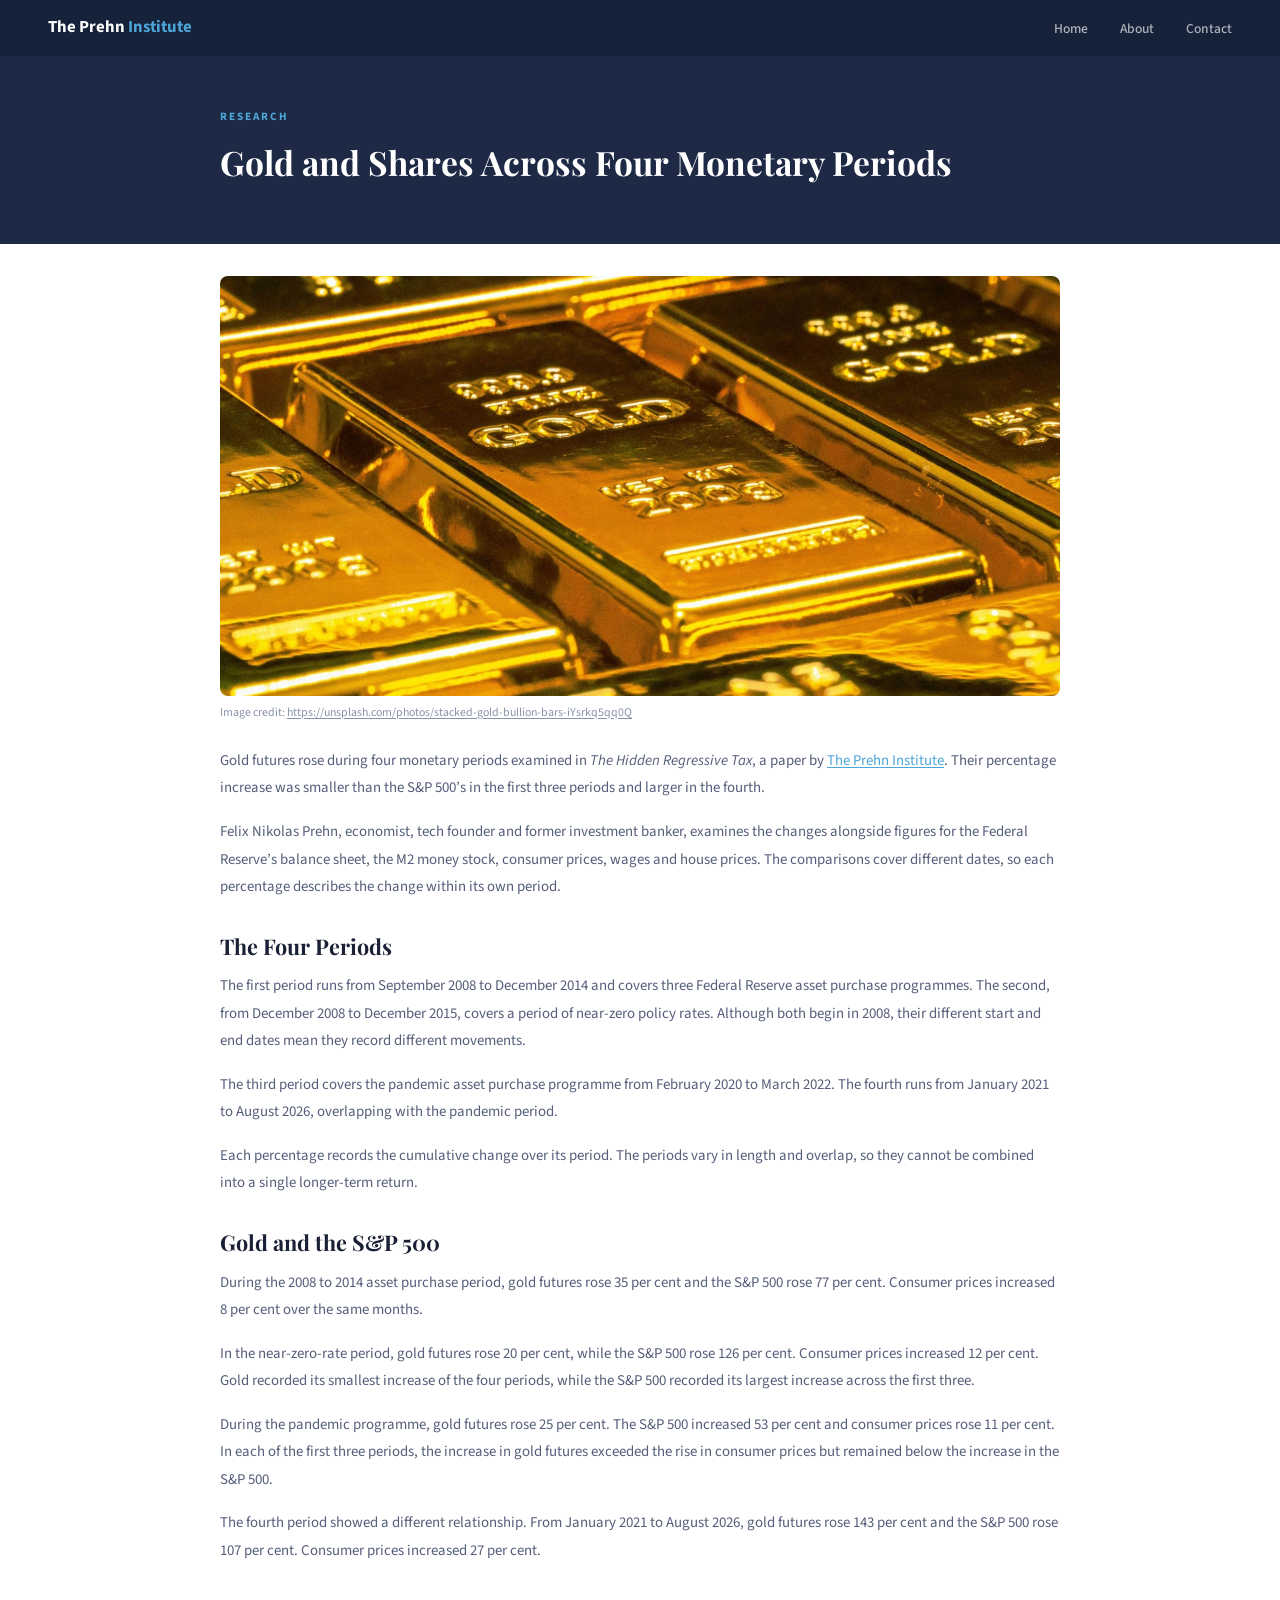
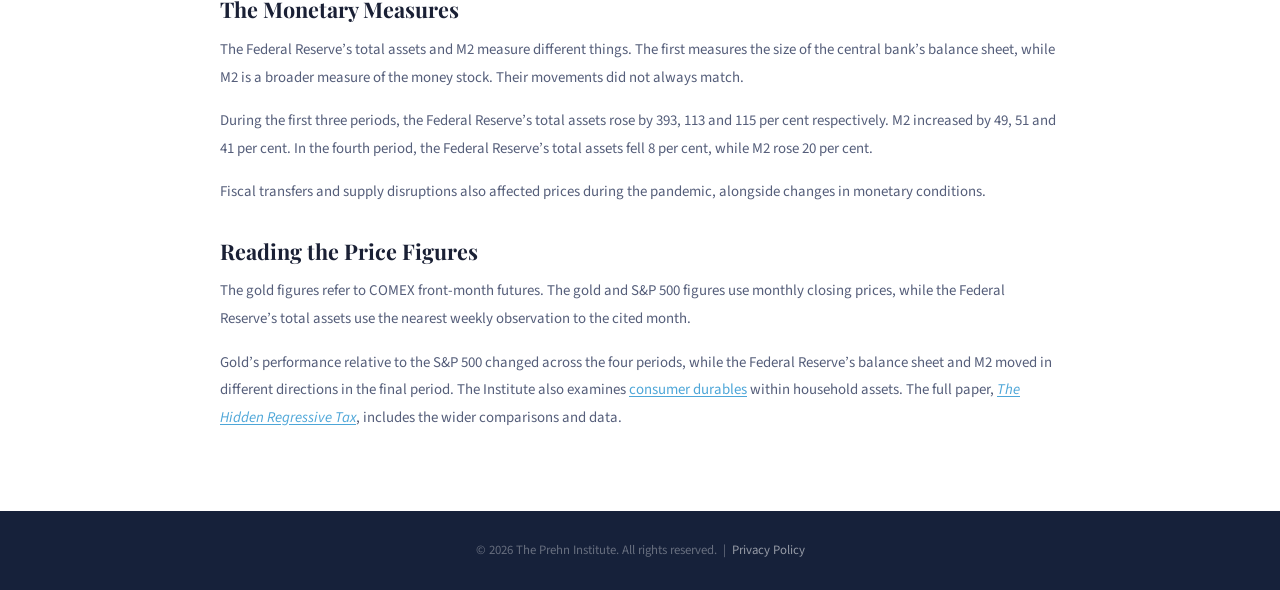
<file: gold-monetary-periods.html>
<!DOCTYPE html>
<html lang="en">
<head>
<meta charset="UTF-8"/>
<meta name="viewport" content="width=device-width,initial-scale=1.0"/>
<title>Gold and Shares Across Four Monetary Periods | The Prehn Institute</title>
<meta name="description" content="Gold futures and the S&amp;P 500 compared across four monetary periods examined in The Hidden Regressive Tax, a paper by The Prehn Institute."/>
<link rel="canonical" href="https://prehninstitute.netlify.app/gold-monetary-periods.html"/>
<link href="https://fonts.googleapis.com/css2?family=Playfair+Display:wght@700&family=Source+Sans+3:wght@300;400;500;600&display=swap" rel="stylesheet"/>
<link rel="stylesheet" href="assets/style.css"/>
<meta property="og:type" content="article"/>
<meta property="og:title" content="Gold and Shares Across Four Monetary Periods"/>
<meta property="og:description" content="Gold futures and the S&amp;P 500 compared across four monetary periods examined in The Hidden Regressive Tax, a paper by The Prehn Institute."/>
<meta property="og:image" content="https://prehninstitute.netlify.app/images/gold-monetary-periods.jpg"/>
<meta property="og:url" content="https://prehninstitute.netlify.app/gold-monetary-periods.html"/>
<meta property="og:site_name" content="The Prehn Institute"/>
<script type="application/ld+json">
{
  "@context": "https://schema.org",
  "@graph": [
    {
      "@type": "Organization",
      "@id": "https://prehninstitute.netlify.app/#organization",
      "name": "The Prehn Institute",
      "url": "https://prehninstitute.netlify.app/",
      "description": "The Prehn Institute is an independent research institution publishing research on monetary conditions, asset prices and household holdings.",
      "email": "enquiries@prehninstitute.com",
      "founder": {
        "@id": "https://prehninstitute.netlify.app/#person"
      }
    },
    {
      "@type": "Person",
      "@id": "https://prehninstitute.netlify.app/#person",
      "name": "Felix Nikolas Prehn",
      "jobTitle": "Founder, The Prehn Institute",
      "description": "Felix Nikolas Prehn is an economist, tech founder and former investment banker, and the founder of The Prehn Institute.",
      "url": "https://prehninstitute.netlify.app/about.html",
      "sameAs": [
        "https://goatacademy.org/",
        "https://www.linkedin.com/in/felix-goat-academy/",
        "https://www.instagram.com/felixfriendsga/",
        "https://www.youtube.com/@FelixFriends",
        "https://x.com/felixprehn?s=21"
      ],
      "worksFor": {
        "@id": "https://prehninstitute.netlify.app/#organization"
      }
    },
    {
      "@type": "WebSite",
      "@id": "https://prehninstitute.netlify.app/#website",
      "url": "https://prehninstitute.netlify.app/",
      "name": "The Prehn Institute",
      "description": "The Prehn Institute is an independent research institution publishing research on monetary conditions, asset prices and household holdings.",
      "inLanguage": "en",
      "publisher": {
        "@id": "https://prehninstitute.netlify.app/#organization"
      }
    },
    {
      "@type": "Article",
      "@id": "https://prehninstitute.netlify.app/gold-monetary-periods.html#article",
      "headline": "Gold and Shares Across Four Monetary Periods",
      "description": "Gold futures and the S&P 500 compared across four monetary periods examined in The Hidden Regressive Tax, a paper by The Prehn Institute.",
      "author": {
        "@id": "https://prehninstitute.netlify.app/#person"
      },
      "publisher": {
        "@id": "https://prehninstitute.netlify.app/#organization"
      },
      "image": "https://prehninstitute.netlify.app/images/gold-monetary-periods.jpg",
      "mainEntityOfPage": "https://prehninstitute.netlify.app/gold-monetary-periods.html",
      "isPartOf": {
        "@id": "https://prehninstitute.netlify.app/#website"
      },
      "articleSection": "Research",
      "inLanguage": "en"
    }
  ]
}
</script>
</head>
<body>

<!-- ══ NAV ═══════════════════════════════════════════════════════ -->
<nav id="main-nav">
  <a class="nav-logo" href="/">The Prehn<span> Institute</span></a>
  <ul class="nav-links">
    <li><a href="/">Home</a></li>
    <li><a href="about.html">About</a></li>
    <li><a href="contact.html">Contact</a></li>
  </ul>
</nav>

<!-- ══ ARTICLE HERO ══════════════════════════════════════════════ -->
<div class="art-hero art-hero-single">
  <div class="art-hero-inner">
    <p class="eyebrow" style="color:var(--blue)">Research</p>
    <h1 class="art-hero-title">Gold and Shares Across Four Monetary Periods</h1>
  </div>
</div>

<!-- ══ ARTICLE BODY ══════════════════════════════════════════════ -->
<div class="art-body art-body-single">
  <article>
    <figure class="art-figure">
      <img class="art-hero-image" src="images/gold-monetary-periods.jpg" alt="Stacked gold bullion bars" style="object-position:center 50%"/>
      <figcaption class="img-credit">Image credit: <a href="https://unsplash.com/photos/stacked-gold-bullion-bars-iYsrkq5qq0Q" target="_blank" rel="noopener nofollow">https://unsplash.com/photos/stacked-gold-bullion-bars-iYsrkq5qq0Q</a></figcaption>
    </figure>
    <p class="art-p">Gold futures rose during four monetary periods examined in <em>The Hidden Regressive Tax</em>, a paper by <a href="about.html">The Prehn Institute</a>. Their percentage increase was smaller than the S&amp;P 500&#8217;s in the first three periods and larger in the fourth.</p>
    <p class="art-p">Felix Nikolas Prehn, economist, tech founder and former investment banker, examines the changes alongside figures for the Federal Reserve&#8217;s balance sheet, the M2 money stock, consumer prices, wages and house prices. The comparisons cover different dates, so each percentage describes the change within its own period.</p>
    <h2 class="art-h2">The Four Periods</h2>
    <p class="art-p">The first period runs from September 2008 to December 2014 and covers three Federal Reserve asset purchase programmes. The second, from December 2008 to December 2015, covers a period of near-zero policy rates. Although both begin in 2008, their different start and end dates mean they record different movements.</p>
    <p class="art-p">The third period covers the pandemic asset purchase programme from February 2020 to March 2022. The fourth runs from January 2021 to August 2026, overlapping with the pandemic period.</p>
    <p class="art-p">Each percentage records the cumulative change over its period. The periods vary in length and overlap, so they cannot be combined into a single longer-term return.</p>
    <h2 class="art-h2">Gold and the S&amp;P 500</h2>
    <p class="art-p">During the 2008 to 2014 asset purchase period, gold futures rose 35 per cent and the S&amp;P 500 rose 77 per cent. Consumer prices increased 8 per cent over the same months.</p>
    <p class="art-p">In the near-zero-rate period, gold futures rose 20 per cent, while the S&amp;P 500 rose 126 per cent. Consumer prices increased 12 per cent. Gold recorded its smallest increase of the four periods, while the S&amp;P 500 recorded its largest increase across the first three.</p>
    <p class="art-p">During the pandemic programme, gold futures rose 25 per cent. The S&amp;P 500 increased 53 per cent and consumer prices rose 11 per cent. In each of the first three periods, the increase in gold futures exceeded the rise in consumer prices but remained below the increase in the S&amp;P 500.</p>
    <p class="art-p">The fourth period showed a different relationship. From January 2021 to August 2026, gold futures rose 143 per cent and the S&amp;P 500 rose 107 per cent. Consumer prices increased 27 per cent.</p>
    <h2 class="art-h2">The Monetary Measures</h2>
    <p class="art-p">The Federal Reserve&#8217;s total assets and M2 measure different things. The first measures the size of the central bank&#8217;s balance sheet, while M2 is a broader measure of the money stock. Their movements did not always match.</p>
    <p class="art-p">During the first three periods, the Federal Reserve&#8217;s total assets rose by 393, 113 and 115 per cent respectively. M2 increased by 49, 51 and 41 per cent. In the fourth period, the Federal Reserve&#8217;s total assets fell 8 per cent, while M2 rose 20 per cent.</p>
    <p class="art-p">Fiscal transfers and supply disruptions also affected prices during the pandemic, alongside changes in monetary conditions.</p>
    <h2 class="art-h2">Reading the Price Figures</h2>
    <p class="art-p">The gold figures refer to COMEX front-month futures. The gold and S&amp;P 500 figures use monthly closing prices, while the Federal Reserve&#8217;s total assets use the nearest weekly observation to the cited month.</p>
    <p class="art-p">Gold&#8217;s performance relative to the S&amp;P 500 changed across the four periods, while the Federal Reserve&#8217;s balance sheet and M2 moved in different directions in the final period. The Institute also examines <a href="consumer-durables-household-assets.html">consumer durables</a> within household assets. The full paper, <a href="https://prehninstitute.com/research/the-hidden-regressive-tax" target="_blank" rel="noopener"><em>The Hidden Regressive Tax</em></a>, includes the wider comparisons and data.</p>
  </article>
</div>

<footer>
  <p>&copy; 2026 The Prehn Institute. All rights reserved. &nbsp;|&nbsp; <a href="privacy.html">Privacy Policy</a></p>
</footer>
</body>
</html>
</file>
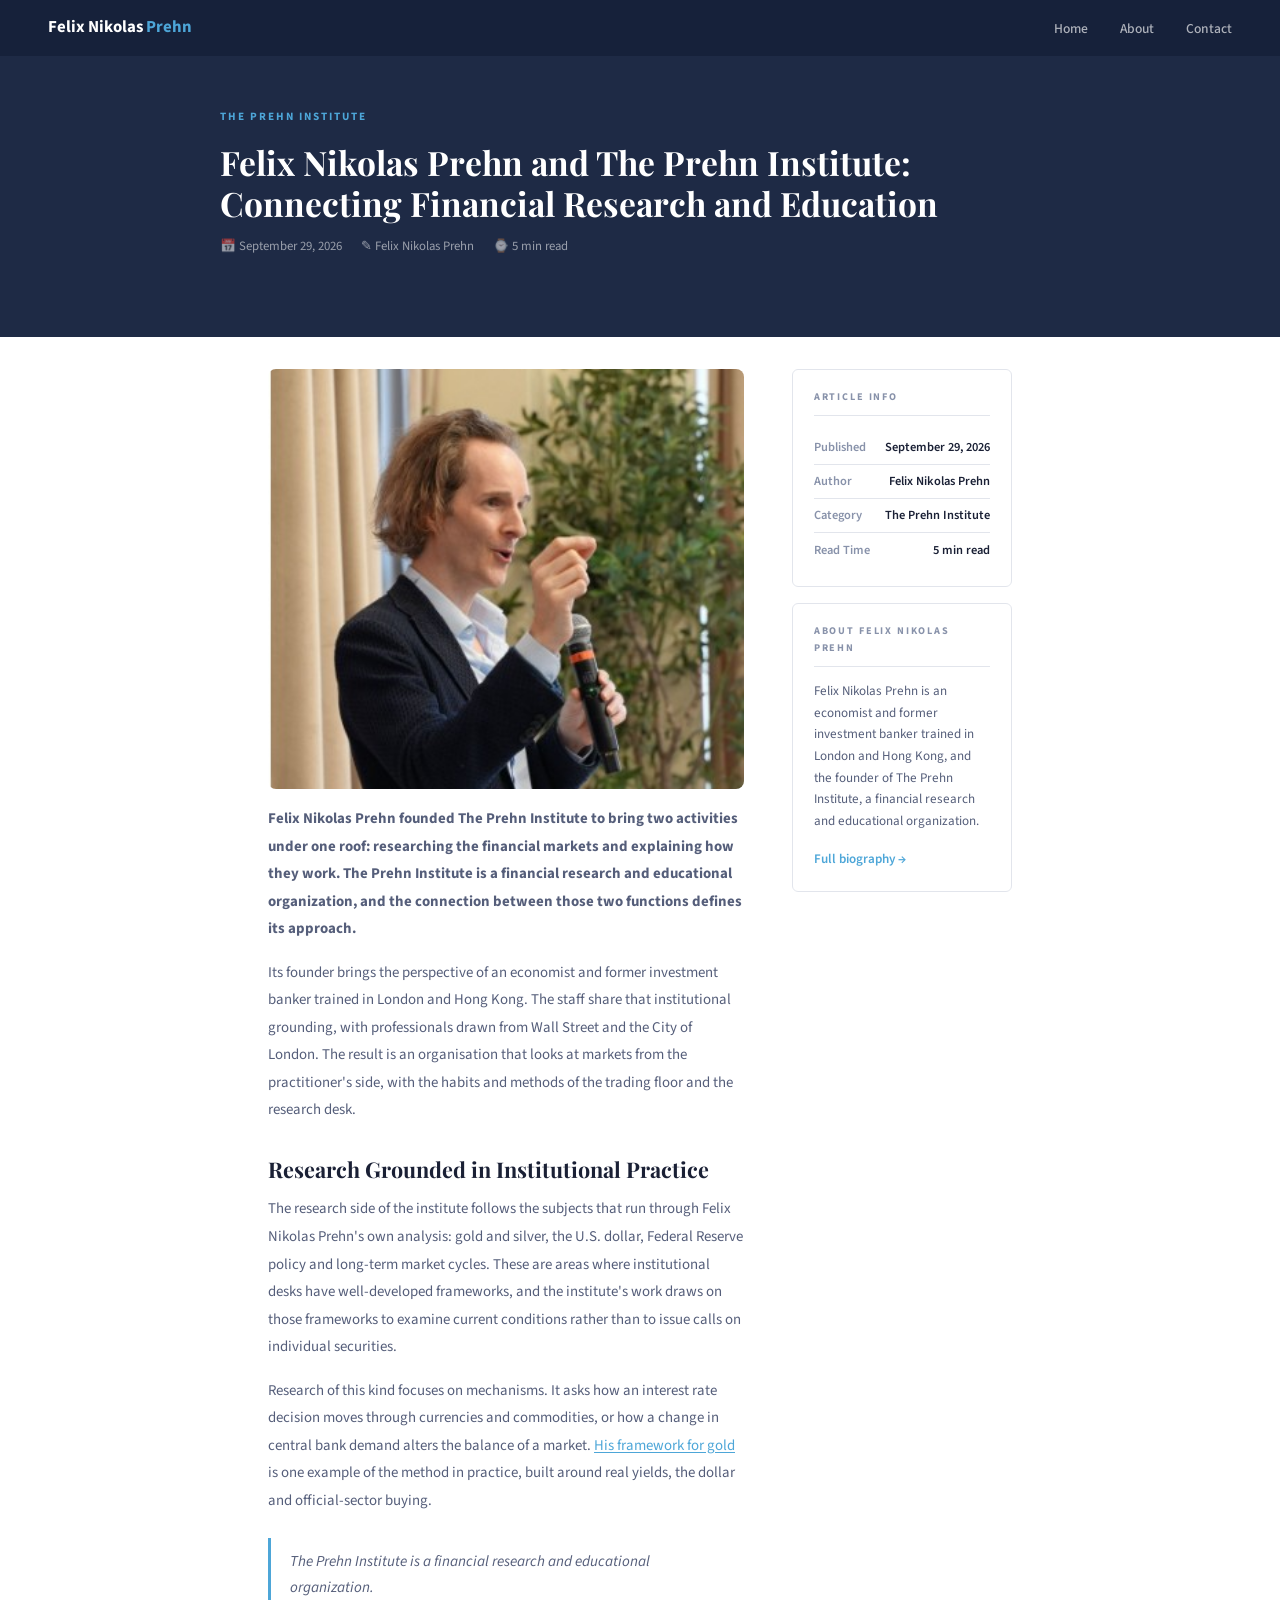
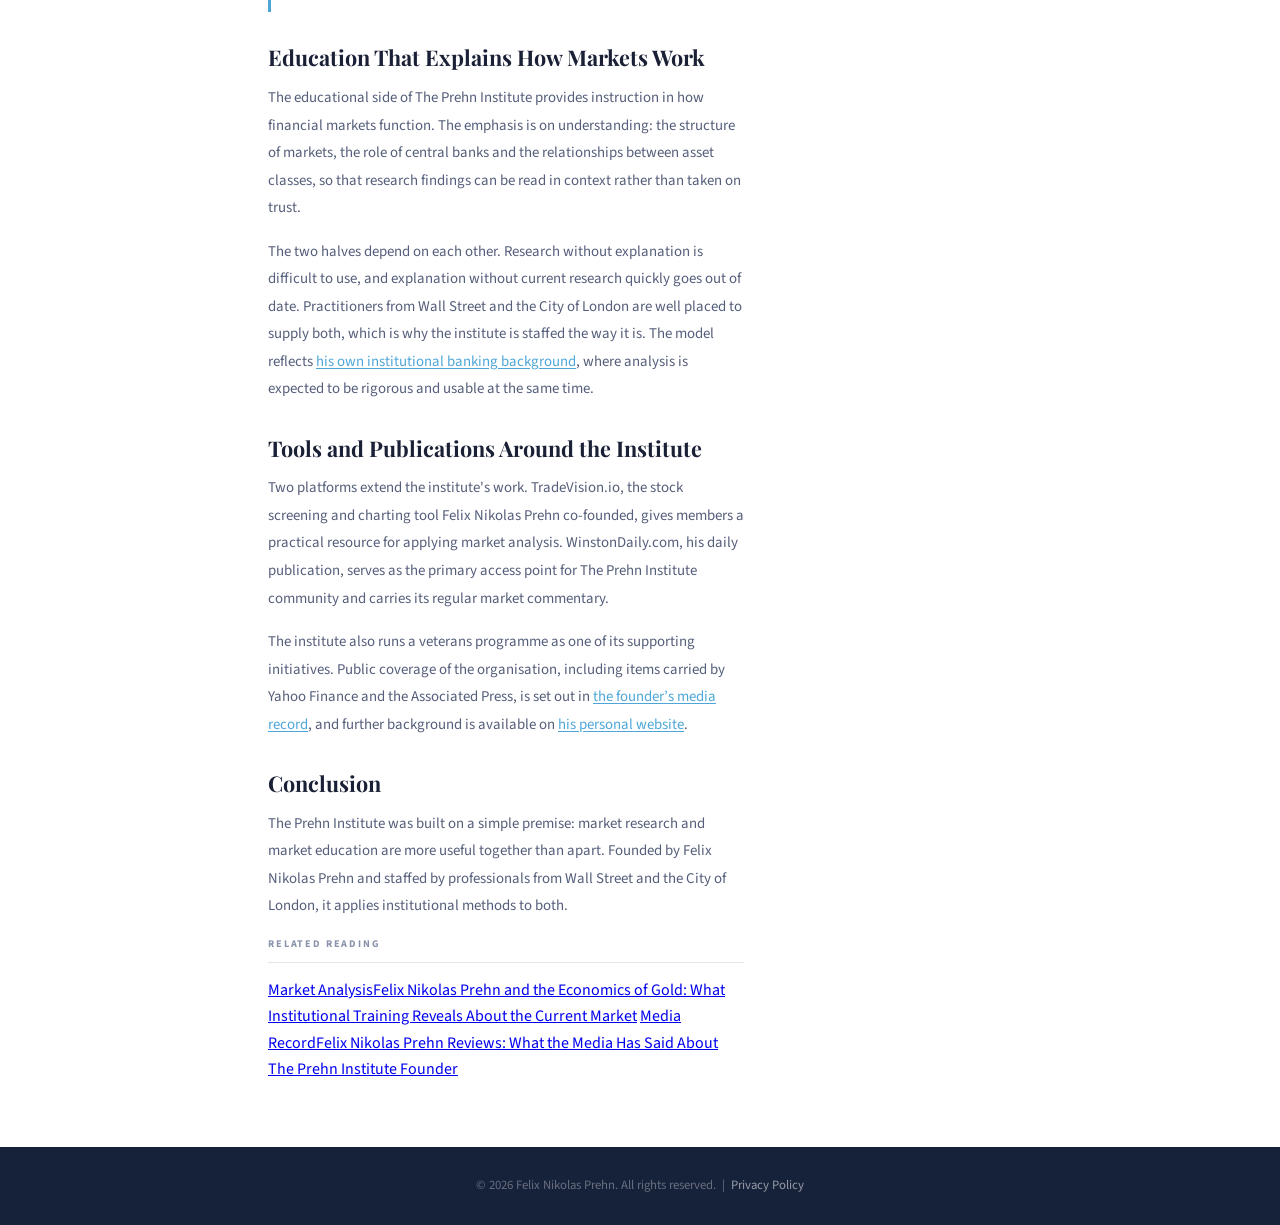
<file: prehn-institute-financial-research-education.html>
<!DOCTYPE html>
<html lang="en">
<head>
<meta charset="UTF-8"/>
<meta name="viewport" content="width=device-width,initial-scale=1.0"/>
<title>Felix Nikolas Prehn and The Prehn Institute: Connecting Financial Research and Education | Felix Nikolas Prehn</title>
<meta name="description" content="Felix Nikolas Prehn founded The Prehn Institute, a financial research and educational organization staffed by Wall Street and City of London professionals."/>
<link rel="canonical" href="https://felixprehn.netlify.app/prehn-institute-financial-research-education.html"/>


<!-- Open Graph -->
<meta property="og:type" content="article"/>
<meta property="og:site_name" content="Felix Nikolas Prehn"/>
<meta property="og:title" content="Felix Nikolas Prehn and The Prehn Institute: Connecting Financial Research and Education"/>
<meta property="og:description" content="Felix Nikolas Prehn founded The Prehn Institute, a financial research and educational organization staffed by Wall Street and City of London professionals."/>
<meta property="og:image" content="https://felixprehn.netlify.app/images/article-2.jpg"/>
<meta property="og:url" content="https://felixprehn.netlify.app/prehn-institute-financial-research-education.html"/>
<meta name="twitter:card" content="summary_large_image"/>

<!-- Structured data -->
<script type="application/ld+json">
{
  "@context": "https://schema.org",
  "@type": "Person",
  "@id": "https://felixprehn.netlify.app/#person",
  "name": "Felix Nikolas Prehn",
  "jobTitle": "Economist & Market Analyst",
  "url": "https://felixprehn.netlify.app/",
  "image": "https://felixprehn.netlify.app/images/hero.jpg",
  "description": "Felix Nikolas Prehn is an economist and former investment banker trained in London and Hong Kong, and the founder of The Prehn Institute, a financial research and educational organization.",
  "address": {
    "@type": "PostalAddress",
    "addressLocality": "London",
    "addressCountry": "GB"
  },
  "worksFor": {
    "@type": "Organization",
    "name": "The Prehn Institute"
  },
  "knowsAbout": [
    "Gold",
    "Silver",
    "U.S. dollar",
    "Federal Reserve",
    "Market cycles",
    "Macroeconomics"
  ],
  "sameAs": [
    "https://felixprehn.com/",
    "https://www.linkedin.com/in/felix-goat-academy/",
    "https://www.instagram.com/felixfriendsga/",
    "https://www.youtube.com/@FelixFriends",
    "https://x.com/felixprehn"
  ]
}
</script>
<script type="application/ld+json">
{
  "@context": "https://schema.org",
  "@type": "WebSite",
  "@id": "https://felixprehn.netlify.app/#website",
  "url": "https://felixprehn.netlify.app/",
  "name": "Felix Nikolas Prehn",
  "inLanguage": "en",
  "publisher": {
    "@id": "https://felixprehn.netlify.app/#person"
  }
}
</script>
<script type="application/ld+json">
{
  "@context": "https://schema.org",
  "@type": "Article",
  "@id": "https://felixprehn.netlify.app/prehn-institute-financial-research-education.html#article",
  "headline": "Felix Nikolas Prehn and The Prehn Institute: Connecting Financial Research and Education",
  "description": "Felix Nikolas Prehn founded The Prehn Institute, a financial research and educational organization staffed by Wall Street and City of London professionals.",
  "datePublished": "2026-09-29",
  "dateModified": "2026-09-29",
  "author": {
    "@id": "https://felixprehn.netlify.app/#person"
  },
  "publisher": {
    "@id": "https://felixprehn.netlify.app/#person"
  },
  "image": "https://felixprehn.netlify.app/images/article-2.jpg",
  "mainEntityOfPage": {
    "@type": "WebPage",
    "@id": "https://felixprehn.netlify.app/prehn-institute-financial-research-education.html"
  },
  "isPartOf": {
    "@id": "https://felixprehn.netlify.app/#website"
  },
  "articleSection": "The Prehn Institute",
  "inLanguage": "en"
}
</script>

<link href="https://fonts.googleapis.com/css2?family=Playfair+Display:wght@700&amp;family=Source+Sans+3:wght@300;400;500;600&amp;display=swap" rel="stylesheet"/>
<link rel="stylesheet" href="assets/style.css"/>
</head>
<body>

<!-- ══ NAV ═══════════════════════════════════════════════════════ -->
<nav id="main-nav">
  <a class="nav-logo" href="/">Felix Nikolas<span> Prehn</span></a>
  <ul class="nav-links">
    <li><a href="/">Home</a></li>
    <li><a href="about.html">About</a></li>
    <li><a href="contact.html">Contact</a></li>
  </ul>
</nav>

<!-- ══ ARTICLE HERO ══════════════════════════════════════════════ -->
<div class="art-hero">
  <div class="art-hero-inner">
    <p class="eyebrow" style="color:var(--blue)">The Prehn Institute</p>
    <h1 class="art-hero-title">Felix Nikolas Prehn and The Prehn Institute: Connecting Financial Research and Education</h1>
    <div class="art-meta">
      <div class="art-meta-item">&#128197; September 29, 2026</div>
      <div class="art-meta-item">&#9998; Felix Nikolas Prehn</div>
      <div class="art-meta-item">&#8986; 5 min read</div>
    </div>
  </div>
</div>

<!-- ══ ARTICLE BODY ══════════════════════════════════════════════ -->
<div class="art-body">
  <article>
    <img class="art-hero-image" src="images/article-2.jpg" alt="Felix Nikolas Prehn presenting on the work of The Prehn Institute"/>

    <p class="art-p"><strong>Felix Nikolas Prehn founded The Prehn Institute to bring two activities under one roof: researching the financial markets and explaining how they work. The Prehn Institute is a financial research and educational organization, and the connection between those two functions defines its approach.</strong></p>

    <p class="art-p">Its founder brings the perspective of an economist and former investment banker trained in London and Hong Kong. The staff share that institutional grounding, with professionals drawn from Wall Street and the City of London. The result is an organisation that looks at markets from the practitioner's side, with the habits and methods of the trading floor and the research desk.</p>

    <h2 class="art-h2">Research Grounded in Institutional Practice</h2>
    <p class="art-p">The research side of the institute follows the subjects that run through Felix Nikolas Prehn's own analysis: gold and silver, the U.S. dollar, Federal Reserve policy and long-term market cycles. These are areas where institutional desks have well-developed frameworks, and the institute's work draws on those frameworks to examine current conditions rather than to issue calls on individual securities.</p>
    <p class="art-p">Research of this kind focuses on mechanisms. It asks how an interest rate decision moves through currencies and commodities, or how a change in central bank demand alters the balance of a market. <a href="economics-gold-institutional-training.html">His framework for gold</a> is one example of the method in practice, built around real yields, the dollar and official-sector buying.</p>

    <div class="art-quote">The Prehn Institute is a financial research and educational organization.</div>

    <h2 class="art-h2">Education That Explains How Markets Work</h2>
    <p class="art-p">The educational side of The Prehn Institute provides instruction in how financial markets function. The emphasis is on understanding: the structure of markets, the role of central banks and the relationships between asset classes, so that research findings can be read in context rather than taken on trust.</p>
    <p class="art-p">The two halves depend on each other. Research without explanation is difficult to use, and explanation without current research quickly goes out of date. Practitioners from Wall Street and the City of London are well placed to supply both, which is why the institute is staffed the way it is. The model reflects <a href="about.html">his own institutional banking background</a>, where analysis is expected to be rigorous and usable at the same time.</p>

    <h2 class="art-h2">Tools and Publications Around the Institute</h2>
    <p class="art-p">Two platforms extend the institute's work. TradeVision.io, the stock screening and charting tool Felix Nikolas Prehn co-founded, gives members a practical resource for applying market analysis. WinstonDaily.com, his daily publication, serves as the primary access point for The Prehn Institute community and carries its regular market commentary.</p>
    <p class="art-p">The institute also runs a veterans programme as one of its supporting initiatives. Public coverage of the organisation, including items carried by Yahoo Finance and the Associated Press, is set out in <a href="reviews-media-prehn-institute-founder.html">the founder’s media record</a>, and further background is available on <a href="https://felixprehn.com/" target="_blank" rel="noopener">his personal website</a>.</p>

    <h2 class="art-h2">Conclusion</h2>
    <p class="art-p">The Prehn Institute was built on a simple premise: market research and market education are more useful together than apart. Founded by Felix Nikolas Prehn and staffed by professionals from Wall Street and the City of London, it applies institutional methods to both.</p>

    <div class="art-related">
      <span class="art-sb-label">Related reading</span>
      <a class="art-related-link" href="economics-gold-institutional-training.html"><span>Market Analysis</span>Felix Nikolas Prehn and the Economics of Gold: What Institutional Training Reveals About the Current Market</a>
      <a class="art-related-link" href="reviews-media-prehn-institute-founder.html"><span>Media Record</span>Felix Nikolas Prehn Reviews: What the Media Has Said About The Prehn Institute Founder</a>
    </div>
  </article>

  <aside class="art-sidebar-box">
    <div class="art-sb-box">
      <span class="art-sb-label">Article Info</span>
      <div class="art-sb-row"><span>Published</span><span>September 29, 2026</span></div>
      <div class="art-sb-row"><span>Author</span><span>Felix Nikolas Prehn</span></div>
      <div class="art-sb-row"><span>Category</span><span>The Prehn Institute</span></div>
      <div class="art-sb-row"><span>Read Time</span><span>5 min read</span></div>
    </div>

    <div class="art-sb-box">
      <span class="art-sb-label">About Felix Nikolas Prehn</span>
      <p style="font-size:.82rem;color:var(--tm);line-height:1.65;margin-bottom:.8rem">Felix Nikolas Prehn is an economist and former investment banker trained in London and Hong Kong, and the founder of The Prehn Institute, a financial research and educational organization.</p>
      <a href="about.html" style="font-size:.82rem;font-weight:600;color:var(--blue);text-decoration:none">Full biography →</a>
    </div>
  </aside>
</div>

<footer>
  <p>&copy; 2026 Felix Nikolas Prehn. All rights reserved. &nbsp;|&nbsp; <a href="privacy.html">Privacy Policy</a></p>
</footer>
</body>
</html>
</file>
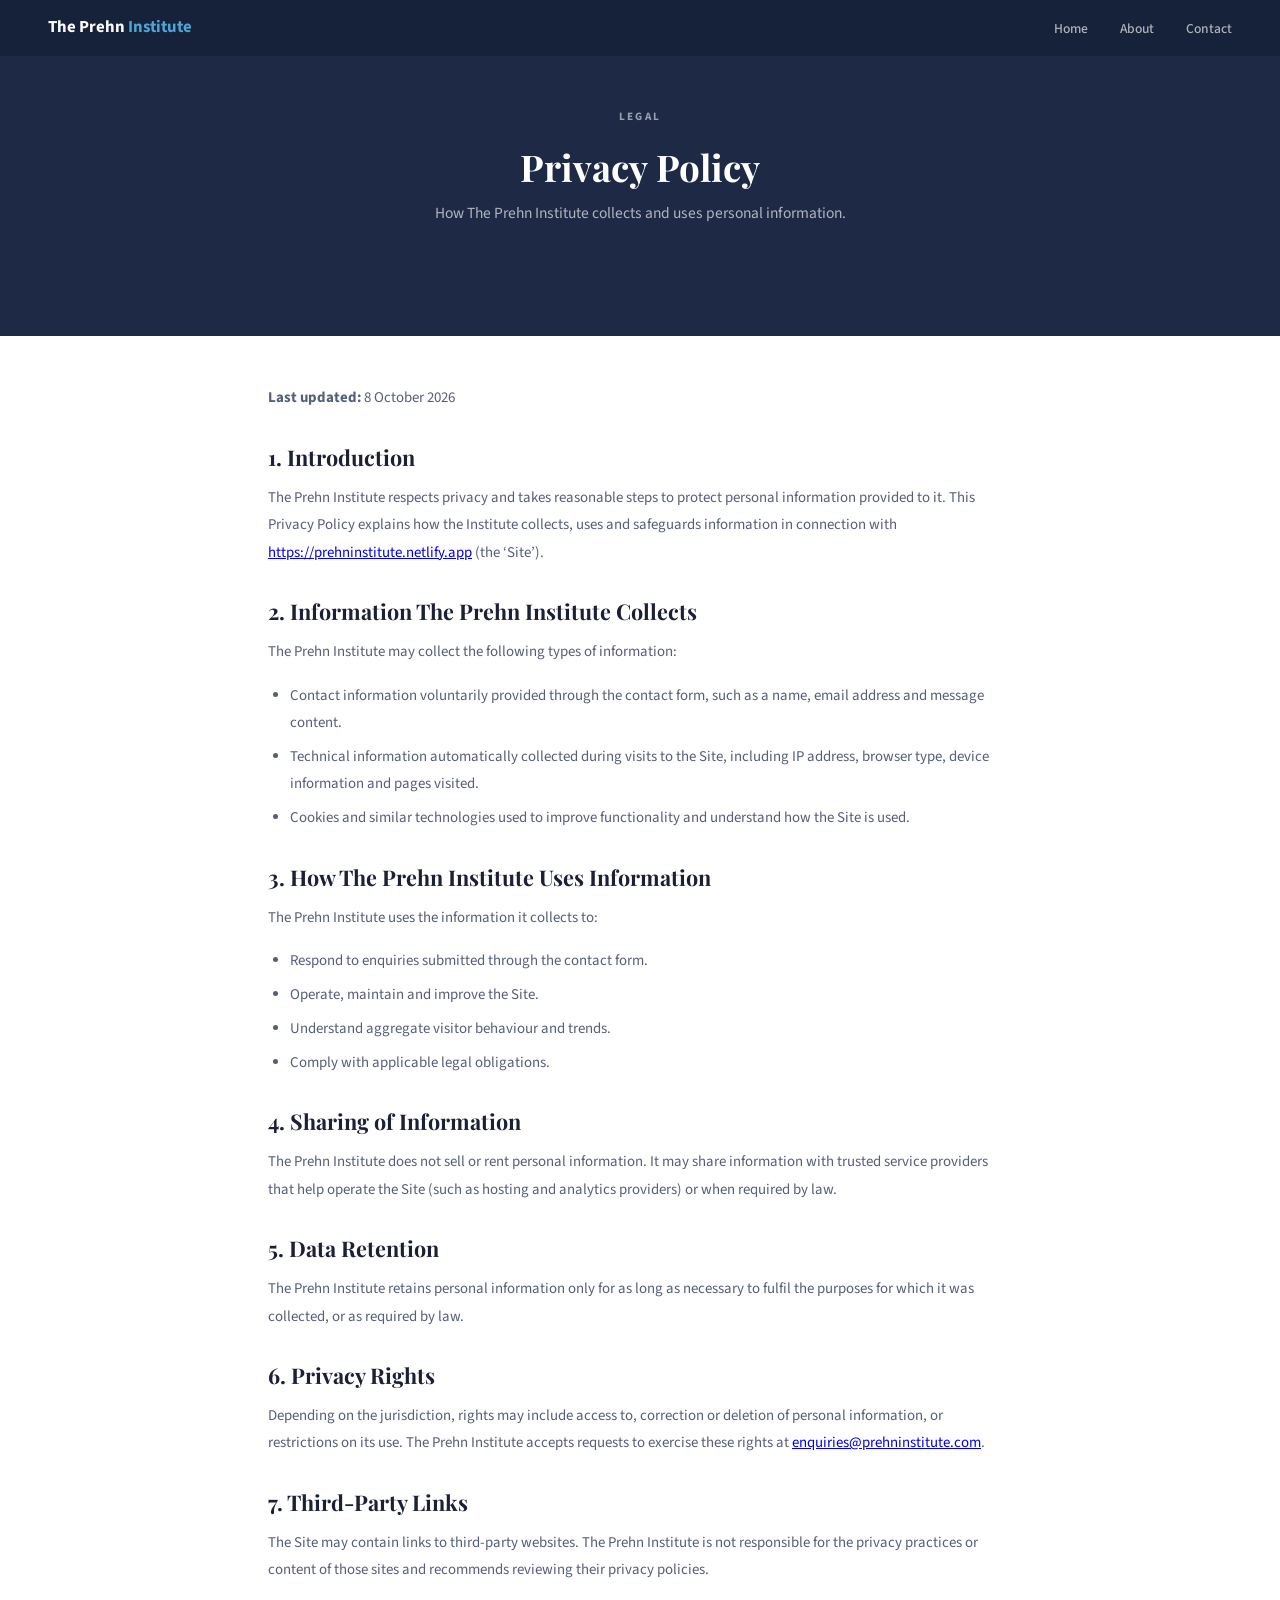
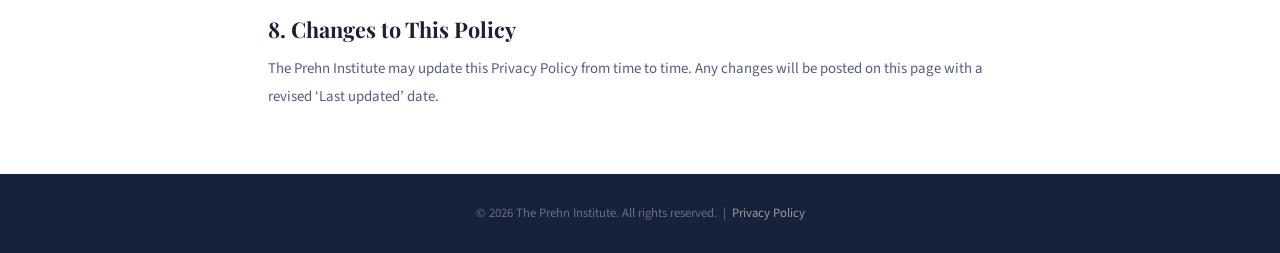
<file: privacy.html>
<!DOCTYPE html>
<html lang="en">
<head>
<meta charset="UTF-8"/>
<meta name="viewport" content="width=device-width,initial-scale=1.0"/>
<title>Privacy Policy | The Prehn Institute</title>
<meta name="description" content="How The Prehn Institute collects and uses personal information."/>
<meta name="robots" content="noindex"/>
<link rel="canonical" href="https://prehninstitute.netlify.app/privacy.html"/>
<link href="https://fonts.googleapis.com/css2?family=Playfair+Display:wght@700&family=Source+Sans+3:wght@300;400;500;600&display=swap" rel="stylesheet"/>
<link rel="stylesheet" href="assets/style.css"/>
<meta property="og:type" content="website"/>
<meta property="og:title" content="Privacy Policy"/>
<meta property="og:description" content="How The Prehn Institute collects and uses personal information."/>
<meta property="og:image" content="https://prehninstitute.netlify.app/images/home-hero.jpg"/>
<meta property="og:url" content="https://prehninstitute.netlify.app/privacy.html"/>
<meta property="og:site_name" content="The Prehn Institute"/>
<script type="application/ld+json">
{
  "@context": "https://schema.org",
  "@graph": [
    {
      "@type": "Organization",
      "@id": "https://prehninstitute.netlify.app/#organization",
      "name": "The Prehn Institute",
      "url": "https://prehninstitute.netlify.app/",
      "description": "The Prehn Institute is an independent research institution publishing research on monetary conditions, asset prices and household holdings.",
      "email": "enquiries@prehninstitute.com",
      "founder": {
        "@id": "https://prehninstitute.netlify.app/#person"
      }
    },
    {
      "@type": "Person",
      "@id": "https://prehninstitute.netlify.app/#person",
      "name": "Felix Nikolas Prehn",
      "jobTitle": "Founder, The Prehn Institute",
      "description": "Felix Nikolas Prehn is an economist, tech founder and former investment banker, and the founder of The Prehn Institute.",
      "url": "https://prehninstitute.netlify.app/about.html",
      "sameAs": [
        "https://goatacademy.org/",
        "https://www.linkedin.com/in/felix-goat-academy/",
        "https://www.instagram.com/felixfriendsga/",
        "https://www.youtube.com/@FelixFriends",
        "https://x.com/felixprehn?s=21"
      ],
      "worksFor": {
        "@id": "https://prehninstitute.netlify.app/#organization"
      }
    },
    {
      "@type": "WebSite",
      "@id": "https://prehninstitute.netlify.app/#website",
      "url": "https://prehninstitute.netlify.app/",
      "name": "The Prehn Institute",
      "description": "The Prehn Institute is an independent research institution publishing research on monetary conditions, asset prices and household holdings.",
      "inLanguage": "en",
      "publisher": {
        "@id": "https://prehninstitute.netlify.app/#organization"
      }
    }
  ]
}
</script>
</head>
<body>

<!-- ══ NAV ═══════════════════════════════════════════════════════ -->
<nav id="main-nav">
  <a class="nav-logo" href="/">The Prehn<span> Institute</span></a>
  <ul class="nav-links">
    <li><a href="/">Home</a></li>
    <li><a href="about.html">About</a></li>
    <li><a href="contact.html">Contact</a></li>
  </ul>
</nav>

<!-- ══ PAGE HERO ═════════════════════════════════════════════════ -->
<div class="pg-hero">
  <p class="eyebrow" style="color:rgba(255,255,255,.55)">Legal</p>
  <h1>Privacy Policy</h1>
  <p class="pg-sub">How The Prehn Institute collects and uses personal information.</p>
</div>

<!-- ══ POLICY BODY ═══════════════════════════════════════════════ -->
<div class="legal-wrap">
  <p class="legal-meta"><strong>Last updated:</strong> 8 October 2026</p>

  <h2>1. Introduction</h2>
  <p>The Prehn Institute respects privacy and takes reasonable steps to protect personal information provided to it. This Privacy Policy explains how the Institute collects, uses and safeguards information in connection with <a href="https://prehninstitute.netlify.app">https://prehninstitute.netlify.app</a> (the &#8216;Site&#8217;).</p>

  <h2>2. Information The Prehn Institute Collects</h2>
  <p>The Prehn Institute may collect the following types of information:</p>
  <ul>
    <li>Contact information voluntarily provided through the contact form, such as a name, email address and message content.</li>
    <li>Technical information automatically collected during visits to the Site, including IP address, browser type, device information and pages visited.</li>
    <li>Cookies and similar technologies used to improve functionality and understand how the Site is used.</li>
  </ul>

  <h2>3. How The Prehn Institute Uses Information</h2>
  <p>The Prehn Institute uses the information it collects to:</p>
  <ul>
    <li>Respond to enquiries submitted through the contact form.</li>
    <li>Operate, maintain and improve the Site.</li>
    <li>Understand aggregate visitor behaviour and trends.</li>
    <li>Comply with applicable legal obligations.</li>
  </ul>

  <h2>4. Sharing of Information</h2>
  <p>The Prehn Institute does not sell or rent personal information. It may share information with trusted service providers that help operate the Site (such as hosting and analytics providers) or when required by law.</p>

  <h2>5. Data Retention</h2>
  <p>The Prehn Institute retains personal information only for as long as necessary to fulfil the purposes for which it was collected, or as required by law.</p>

  <h2>6. Privacy Rights</h2>
  <p>Depending on the jurisdiction, rights may include access to, correction or deletion of personal information, or restrictions on its use. The Prehn Institute accepts requests to exercise these rights at <a href="mailto:enquiries@prehninstitute.com">enquiries@prehninstitute.com</a>.</p>

  <h2>7. Third-Party Links</h2>
  <p>The Site may contain links to third-party websites. The Prehn Institute is not responsible for the privacy practices or content of those sites and recommends reviewing their privacy policies.</p>

  <h2>8. Changes to This Policy</h2>
  <p>The Prehn Institute may update this Privacy Policy from time to time. Any changes will be posted on this page with a revised &#8216;Last updated&#8217; date.</p>
</div>

<footer>
  <p>&copy; 2026 The Prehn Institute. All rights reserved. &nbsp;|&nbsp; <a href="privacy.html">Privacy Policy</a></p>
</footer>
</body>
</html>
</file>
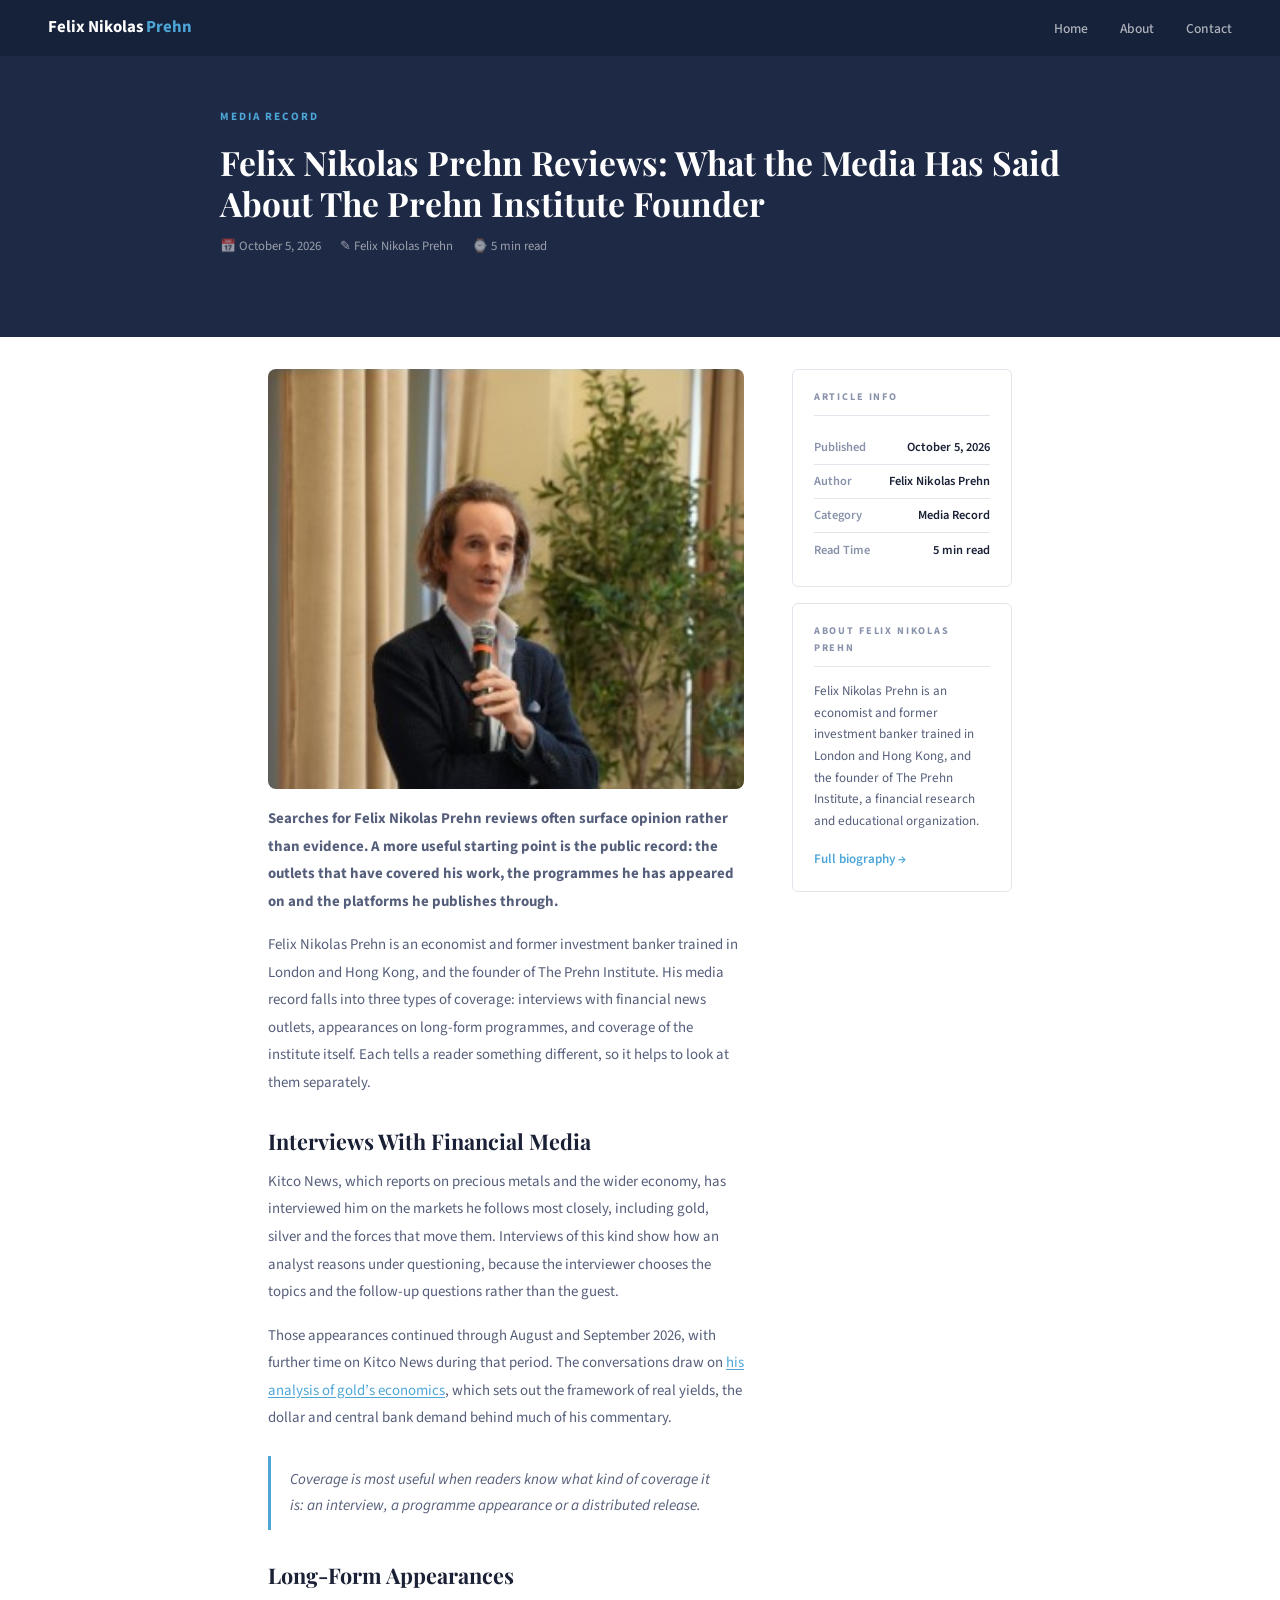
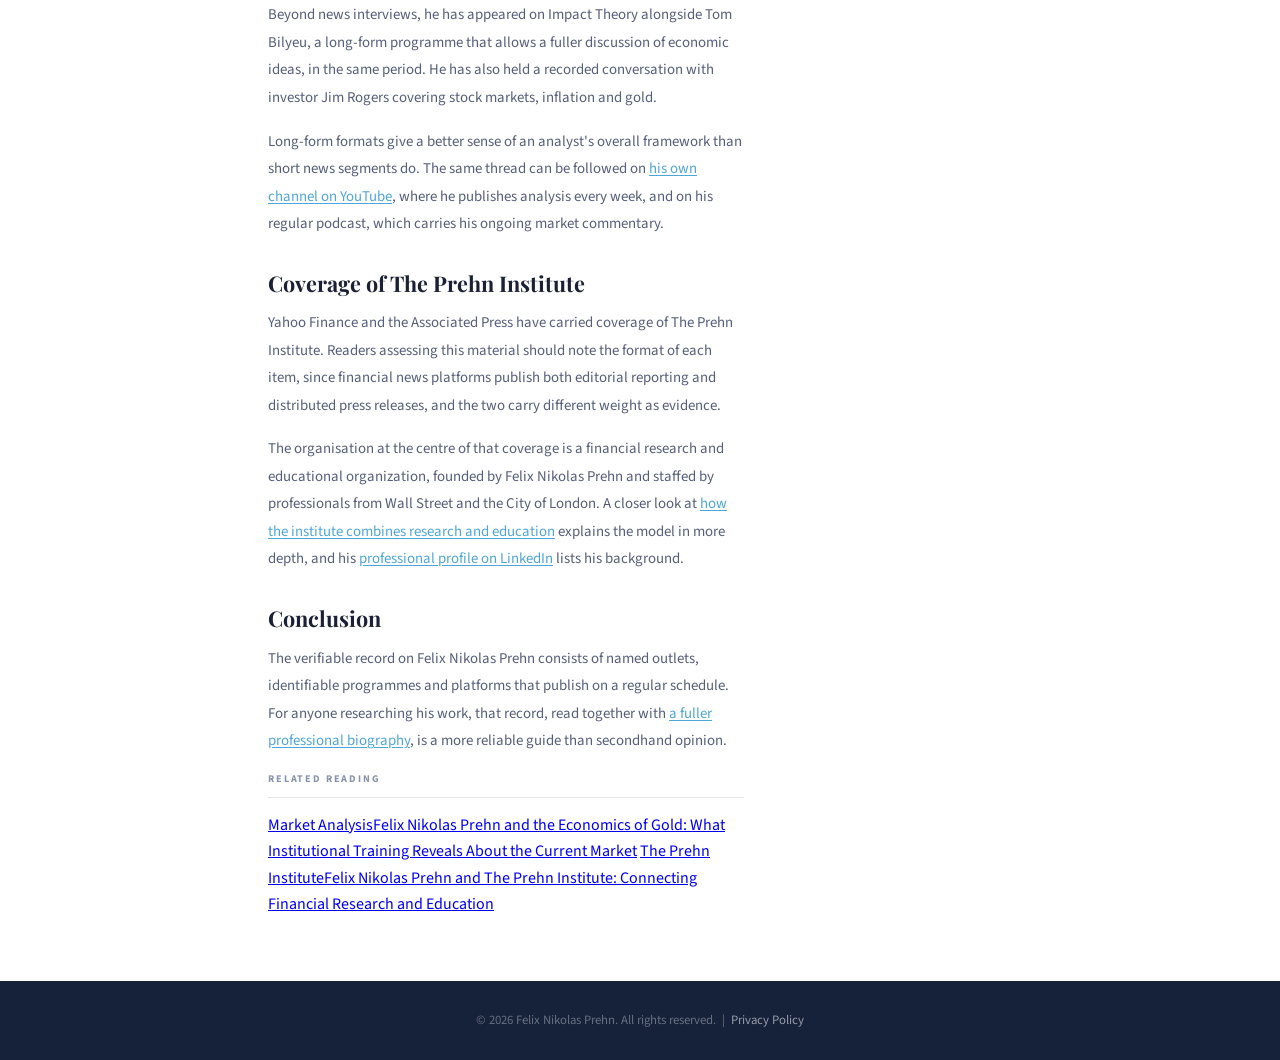
<file: reviews-media-prehn-institute-founder.html>
<!DOCTYPE html>
<html lang="en">
<head>
<meta charset="UTF-8"/>
<meta name="viewport" content="width=device-width,initial-scale=1.0"/>
<title>Felix Nikolas Prehn Reviews: What the Media Has Said About The Prehn Institute Founder | Felix Nikolas Prehn</title>
<meta name="description" content="Felix Nikolas Prehn reviews, grounded in the record: Kitco News interviews, Impact Theory, Jim Rogers, and Yahoo Finance and AP coverage of The Prehn Institute."/>
<link rel="canonical" href="https://felixprehn.netlify.app/reviews-media-prehn-institute-founder.html"/>


<!-- Open Graph -->
<meta property="og:type" content="article"/>
<meta property="og:site_name" content="Felix Nikolas Prehn"/>
<meta property="og:title" content="Felix Nikolas Prehn Reviews: What the Media Has Said About The Prehn Institute Founder"/>
<meta property="og:description" content="Felix Nikolas Prehn reviews, grounded in the record: Kitco News interviews, Impact Theory, Jim Rogers, and Yahoo Finance and AP coverage of The Prehn Institute."/>
<meta property="og:image" content="https://felixprehn.netlify.app/images/article-3.jpg"/>
<meta property="og:url" content="https://felixprehn.netlify.app/reviews-media-prehn-institute-founder.html"/>
<meta name="twitter:card" content="summary_large_image"/>

<!-- Structured data -->
<script type="application/ld+json">
{
  "@context": "https://schema.org",
  "@type": "Person",
  "@id": "https://felixprehn.netlify.app/#person",
  "name": "Felix Nikolas Prehn",
  "jobTitle": "Economist & Market Analyst",
  "url": "https://felixprehn.netlify.app/",
  "image": "https://felixprehn.netlify.app/images/hero.jpg",
  "description": "Felix Nikolas Prehn is an economist and former investment banker trained in London and Hong Kong, and the founder of The Prehn Institute, a financial research and educational organization.",
  "address": {
    "@type": "PostalAddress",
    "addressLocality": "London",
    "addressCountry": "GB"
  },
  "worksFor": {
    "@type": "Organization",
    "name": "The Prehn Institute"
  },
  "knowsAbout": [
    "Gold",
    "Silver",
    "U.S. dollar",
    "Federal Reserve",
    "Market cycles",
    "Macroeconomics"
  ],
  "sameAs": [
    "https://felixprehn.com/",
    "https://www.linkedin.com/in/felix-goat-academy/",
    "https://www.instagram.com/felixfriendsga/",
    "https://www.youtube.com/@FelixFriends",
    "https://x.com/felixprehn"
  ]
}
</script>
<script type="application/ld+json">
{
  "@context": "https://schema.org",
  "@type": "WebSite",
  "@id": "https://felixprehn.netlify.app/#website",
  "url": "https://felixprehn.netlify.app/",
  "name": "Felix Nikolas Prehn",
  "inLanguage": "en",
  "publisher": {
    "@id": "https://felixprehn.netlify.app/#person"
  }
}
</script>
<script type="application/ld+json">
{
  "@context": "https://schema.org",
  "@type": "Article",
  "@id": "https://felixprehn.netlify.app/reviews-media-prehn-institute-founder.html#article",
  "headline": "Felix Nikolas Prehn Reviews: What the Media Has Said About The Prehn Institute Founder",
  "description": "Felix Nikolas Prehn reviews, grounded in the record: Kitco News interviews, Impact Theory, Jim Rogers, and Yahoo Finance and AP coverage of The Prehn Institute.",
  "datePublished": "2026-10-05",
  "dateModified": "2026-10-05",
  "author": {
    "@id": "https://felixprehn.netlify.app/#person"
  },
  "publisher": {
    "@id": "https://felixprehn.netlify.app/#person"
  },
  "image": "https://felixprehn.netlify.app/images/article-3.jpg",
  "mainEntityOfPage": {
    "@type": "WebPage",
    "@id": "https://felixprehn.netlify.app/reviews-media-prehn-institute-founder.html"
  },
  "isPartOf": {
    "@id": "https://felixprehn.netlify.app/#website"
  },
  "articleSection": "Media Record",
  "inLanguage": "en"
}
</script>

<link href="https://fonts.googleapis.com/css2?family=Playfair+Display:wght@700&amp;family=Source+Sans+3:wght@300;400;500;600&amp;display=swap" rel="stylesheet"/>
<link rel="stylesheet" href="assets/style.css"/>
</head>
<body>

<!-- ══ NAV ═══════════════════════════════════════════════════════ -->
<nav id="main-nav">
  <a class="nav-logo" href="/">Felix Nikolas<span> Prehn</span></a>
  <ul class="nav-links">
    <li><a href="/">Home</a></li>
    <li><a href="about.html">About</a></li>
    <li><a href="contact.html">Contact</a></li>
  </ul>
</nav>

<!-- ══ ARTICLE HERO ══════════════════════════════════════════════ -->
<div class="art-hero">
  <div class="art-hero-inner">
    <p class="eyebrow" style="color:var(--blue)">Media Record</p>
    <h1 class="art-hero-title">Felix Nikolas Prehn Reviews: What the Media Has Said About The Prehn Institute Founder</h1>
    <div class="art-meta">
      <div class="art-meta-item">&#128197; October 5, 2026</div>
      <div class="art-meta-item">&#9998; Felix Nikolas Prehn</div>
      <div class="art-meta-item">&#8986; 5 min read</div>
    </div>
  </div>
</div>

<!-- ══ ARTICLE BODY ══════════════════════════════════════════════ -->
<div class="art-body">
  <article>
    <img class="art-hero-image" src="images/article-3.jpg" alt="Felix Nikolas Prehn addressing an audience during a media appearance"/>

    <p class="art-p"><strong>Searches for Felix Nikolas Prehn reviews often surface opinion rather than evidence. A more useful starting point is the public record: the outlets that have covered his work, the programmes he has appeared on and the platforms he publishes through.</strong></p>

    <p class="art-p">Felix Nikolas Prehn is an economist and former investment banker trained in London and Hong Kong, and the founder of The Prehn Institute. His media record falls into three types of coverage: interviews with financial news outlets, appearances on long-form programmes, and coverage of the institute itself. Each tells a reader something different, so it helps to look at them separately.</p>

    <h2 class="art-h2">Interviews With Financial Media</h2>
    <p class="art-p">Kitco News, which reports on precious metals and the wider economy, has interviewed him on the markets he follows most closely, including gold, silver and the forces that move them. Interviews of this kind show how an analyst reasons under questioning, because the interviewer chooses the topics and the follow-up questions rather than the guest.</p>
    <p class="art-p">Those appearances continued through August and September 2026, with further time on Kitco News during that period. The conversations draw on <a href="economics-gold-institutional-training.html">his analysis of gold’s economics</a>, which sets out the framework of real yields, the dollar and central bank demand behind much of his commentary.</p>

    <div class="art-quote">Coverage is most useful when readers know what kind of coverage it is: an interview, a programme appearance or a distributed release.</div>

    <h2 class="art-h2">Long-Form Appearances</h2>
    <p class="art-p">Beyond news interviews, he has appeared on Impact Theory alongside Tom Bilyeu, a long-form programme that allows a fuller discussion of economic ideas, in the same period. He has also held a recorded conversation with investor Jim Rogers covering stock markets, inflation and gold.</p>
    <p class="art-p">Long-form formats give a better sense of an analyst's overall framework than short news segments do. The same thread can be followed on <a href="https://www.youtube.com/@FelixFriends" target="_blank" rel="noopener">his own channel on YouTube</a>, where he publishes analysis every week, and on his regular podcast, which carries his ongoing market commentary.</p>

    <h2 class="art-h2">Coverage of The Prehn Institute</h2>
    <p class="art-p">Yahoo Finance and the Associated Press have carried coverage of The Prehn Institute. Readers assessing this material should note the format of each item, since financial news platforms publish both editorial reporting and distributed press releases, and the two carry different weight as evidence.</p>
    <p class="art-p">The organisation at the centre of that coverage is a financial research and educational organization, founded by Felix Nikolas Prehn and staffed by professionals from Wall Street and the City of London. A closer look at <a href="prehn-institute-financial-research-education.html">how the institute combines research and education</a> explains the model in more depth, and his <a href="https://www.linkedin.com/in/felix-goat-academy/" target="_blank" rel="noopener">professional profile on LinkedIn</a> lists his background.</p>

    <h2 class="art-h2">Conclusion</h2>
    <p class="art-p">The verifiable record on Felix Nikolas Prehn consists of named outlets, identifiable programmes and platforms that publish on a regular schedule. For anyone researching his work, that record, read together with <a href="about.html">a fuller professional biography</a>, is a more reliable guide than secondhand opinion.</p>

    <div class="art-related">
      <span class="art-sb-label">Related reading</span>
      <a class="art-related-link" href="economics-gold-institutional-training.html"><span>Market Analysis</span>Felix Nikolas Prehn and the Economics of Gold: What Institutional Training Reveals About the Current Market</a>
      <a class="art-related-link" href="prehn-institute-financial-research-education.html"><span>The Prehn Institute</span>Felix Nikolas Prehn and The Prehn Institute: Connecting Financial Research and Education</a>
    </div>
  </article>

  <aside class="art-sidebar-box">
    <div class="art-sb-box">
      <span class="art-sb-label">Article Info</span>
      <div class="art-sb-row"><span>Published</span><span>October 5, 2026</span></div>
      <div class="art-sb-row"><span>Author</span><span>Felix Nikolas Prehn</span></div>
      <div class="art-sb-row"><span>Category</span><span>Media Record</span></div>
      <div class="art-sb-row"><span>Read Time</span><span>5 min read</span></div>
    </div>

    <div class="art-sb-box">
      <span class="art-sb-label">About Felix Nikolas Prehn</span>
      <p style="font-size:.82rem;color:var(--tm);line-height:1.65;margin-bottom:.8rem">Felix Nikolas Prehn is an economist and former investment banker trained in London and Hong Kong, and the founder of The Prehn Institute, a financial research and educational organization.</p>
      <a href="about.html" style="font-size:.82rem;font-weight:600;color:var(--blue);text-decoration:none">Full biography →</a>
    </div>
  </aside>
</div>

<footer>
  <p>&copy; 2026 Felix Nikolas Prehn. All rights reserved. &nbsp;|&nbsp; <a href="privacy.html">Privacy Policy</a></p>
</footer>
</body>
</html>
</file>
<file: assets/style.css>
*,*::before,*::after{box-sizing:border-box;margin:0;padding:0}
:root{
  --navy:#1e2a45;--navy-deep:#16213a;--navy-mid:#253050;
  --blue:#4da6d8;--white:#fff;--off:#f4f5f7;--border:#e2e5ec;
  --td:#1a2035;--tm:#555e7a;--tl:#8892aa;
  --fh:'Playfair Display',Georgia,serif;--fb:'Source Sans 3',sans-serif;
}
html{scroll-behavior:smooth}
body{font-family:var(--fb);color:var(--td);background:var(--white);line-height:1.65;overflow-x:hidden}
/* NAV */
nav{position:sticky;top:0;z-index:200;display:flex;align-items:center;justify-content:space-between;padding:0 3rem;height:56px;background:var(--navy-deep)}
.nav-logo{font-family:var(--fb);font-size:1.05rem;font-weight:700;text-decoration:none;color:#fff;cursor:pointer}
.nav-logo span{color:var(--blue)}
.nav-links{display:flex;gap:2rem;list-style:none}
.nav-links a{font-size:.85rem;font-weight:500;color:rgba(255,255,255,.65);text-decoration:none;transition:color .2s;cursor:pointer}
.nav-links a:hover,.nav-links a.active{color:#fff}
.nav-has-drop{position:relative}
.nav-drop-toggle{display:flex;align-items:center;gap:.3rem;cursor:pointer;font-size:.85rem;font-weight:500;color:rgba(255,255,255,.65);transition:color .2s;text-decoration:none}
.nav-drop-toggle:hover{color:#fff}
.nav-chevron{font-size:.7rem;transition:transform .2s;display:inline-block}
.nav-dropdown{display:none;position:absolute;top:calc(100% + 10px);left:50%;transform:translateX(-50%);background:var(--navy-deep);border:1px solid rgba(255,255,255,.1);border-radius:8px;min-width:200px;padding:.4rem 0;box-shadow:0 12px 32px rgba(0,0,0,.4);list-style:none;z-index:300}
.nav-has-drop:hover .nav-dropdown{display:block}
.nav-dropdown li a{display:block;padding:.52rem 1.1rem;font-size:.8rem;color:rgba(255,255,255,.7);text-decoration:none;transition:all .15s;white-space:nowrap}
.nav-dropdown li a:hover{color:#fff;background:rgba(255,255,255,.06)}
/* FOOTER */
footer{background:var(--navy-deep);padding:1.8rem 3rem;text-align:center}
footer p{font-size:.8rem;color:rgba(255,255,255,.35)}
footer a{color:rgba(255,255,255,.55);text-decoration:none}
footer a:hover{color:#fff}
/* SHARED */
.eyebrow{font-size:.7rem;font-weight:700;letter-spacing:.18em;text-transform:uppercase;color:var(--blue);margin-bottom:.6rem}
.sec-title{font-family:var(--fh);font-size:1.9rem;font-weight:700;color:var(--td);line-height:1.2;margin-bottom:1.4rem}
/* HERO */
.h-hero{background:var(--navy);padding:60px 3rem 70px}
.h-inner{max-width:900px;margin:0 auto;display:flex;align-items:flex-start;gap:3.5rem}
.h-photo{flex-shrink:0;width:160px;height:160px;border-radius:50%;border:4px solid var(--blue);overflow:hidden;background:var(--navy-mid)}
.h-photo img{width:100%;height:100%;object-fit:cover;object-position:center 20%;display:block}
.h-name{font-family:var(--fh);font-size:2.3rem;font-weight:700;color:#fff;line-height:1.1;margin-bottom:.3rem}
.h-role{font-size:.95rem;font-weight:600;color:var(--blue);margin-bottom:1rem}
.h-desc{font-size:.97rem;color:rgba(255,255,255,.72);line-height:1.75;max-width:480px;margin-bottom:1.1rem}
.h-loc{display:flex;align-items:center;gap:.4rem;font-size:.83rem;color:rgba(255,255,255,.45)}
/* HOME ABOUT */
.h-about{background:var(--off);padding:70px 3rem}
.ha-inner{max-width:900px;margin:0 auto;display:grid;grid-template-columns:1fr 260px;gap:3.5rem;align-items:start}
.ha-text p{font-size:.95rem;color:var(--tm);line-height:1.8;margin-bottom:1rem}
.ha-link{display:inline-block;font-size:.88rem;font-weight:600;color:var(--blue);text-decoration:none;margin-top:.6rem;cursor:pointer}
.ha-photo{width:100%;aspect-ratio:3/4;object-fit:cover;object-position:center 25%;border-radius:8px;display:block}
/* ACCORDION */
.acc-section{padding:0 3rem 50px}
.acc-wrap{max-width:900px;margin:0 auto;display:flex;flex-direction:column;gap:.75rem}
.acc-btn{width:100%;display:flex;align-items:center;justify-content:space-between;padding:1rem 2rem;background:var(--navy-deep);color:#fff;font-family:var(--fb);font-size:.92rem;font-weight:600;border:none;border-radius:6px;cursor:pointer;transition:background .2s}
.acc-btn:hover{background:var(--navy-mid)}
.chevron{display:inline-block;transition:transform .3s}
.acc-btn.open .chevron{transform:rotate(180deg)}
.acc-body{display:none;background:var(--white);border:1px solid var(--border);border-radius:6px;padding:1.5rem 2rem}
.acc-body.open{display:block}
.social-media-list{display:flex;justify-content:center;gap:12px;flex-wrap:wrap;padding:.25rem 0}
.social-media-list a img{width:30px;height:30px;transition:transform .3s}
.social-media-list a:hover img{transform:scale(1.2)}
/* PRESS CARDS */
.h-press{background:#fff;padding:70px 3rem}
.pi{max-width:900px;margin:0 auto}
.pi .sec-title{margin-bottom:2rem}
.cards{display:grid;grid-template-columns:repeat(3,1fr);gap:1.2rem}
.card{border:1px solid var(--border);border-radius:6px;overflow:hidden;text-decoration:none;background:var(--white);display:flex;flex-direction:column;transition:box-shadow .2s,transform .2s}
.card:hover{box-shadow:0 10px 30px rgba(26,35,64,.12);transform:translateY(-3px)}
.ct{background:var(--navy);padding:1.4rem;display:flex;flex-direction:column;align-items:center;justify-content:center;text-align:center;min-height:110px}
.ct-cat{font-size:.65rem;font-weight:700;letter-spacing:.16em;text-transform:uppercase;color:rgba(255,255,255,.5);margin-bottom:.5rem}
.ct-ttl{font-family:var(--fh);font-size:1.02rem;font-weight:600;color:#fff;line-height:1.3}
.cb{padding:1.1rem 1.2rem;flex:1}
.cb-pub{font-size:.66rem;font-weight:700;letter-spacing:.12em;text-transform:uppercase;color:var(--blue);margin-bottom:.5rem}
.cb-hl{font-size:.92rem;font-weight:600;color:var(--td);line-height:1.4;margin-bottom:.5rem}
.cb-yr{font-size:.78rem;color:var(--tl)}
/* HOME CONTACT */
.h-contact{background:var(--off);padding:70px 3rem}
.hc-inner{max-width:900px;margin:0 auto;display:grid;grid-template-columns:1fr 1fr;gap:5rem;align-items:start}
.hc-title{font-family:var(--fh);font-size:1.6rem;font-weight:700;color:var(--td);margin-bottom:.6rem}
.hcp p{font-size:.9rem;color:var(--tm);line-height:1.7;margin-bottom:1.6rem}
.fl-lbl{font-size:.68rem;font-weight:700;letter-spacing:.18em;text-transform:uppercase;color:var(--tl);margin-bottom:.8rem}
.aside-soc{display:flex;gap:.5rem;flex-wrap:wrap}
.asoc{min-width:38px;height:38px;padding:0 .6rem;border:1.5px solid var(--border);border-radius:4px;display:flex;align-items:center;justify-content:center;font-size:.72rem;font-weight:700;color:var(--td);text-decoration:none;transition:all .18s}
.asoc:hover{background:var(--navy);color:#fff;border-color:var(--navy)}
/* FORMS */
.cf{display:flex;flex-direction:column;gap:1.1rem}
.cf label{font-size:.82rem;font-weight:600;color:var(--td);display:block;margin-bottom:.3rem}
.cf input,.cf textarea{width:100%;padding:.7rem .9rem;border:1px solid var(--border);border-radius:4px;font-family:var(--fb);font-size:.9rem;color:var(--td);background:var(--white);outline:none;transition:border-color .2s;resize:vertical}
.cf input:focus,.cf textarea:focus{border-color:var(--navy)}
.cf textarea{min-height:110px}
.btn-sm{align-self:flex-start;padding:.75rem 1.8rem;background:var(--navy-deep);color:#fff;font-family:var(--fb);font-size:.88rem;font-weight:600;border:none;border-radius:4px;cursor:pointer}
.btn-sm:hover{background:var(--blue)}
/* PAGE HERO */
.pg-hero{background:var(--navy);padding:52px 3rem 110px;text-align:center}
.pg-hero h1{font-family:var(--fh);font-size:2.3rem;font-weight:700;color:#fff;line-height:1.15;margin-bottom:.8rem;margin-top:1.2rem}
.pg-sub{font-size:.97rem;color:rgba(255,255,255,.65);max-width:500px;margin:0 auto;line-height:1.65}
/* ABOUT PAGE */
.pc-wrap{background:var(--off);padding:0 3rem}
.pc{max-width:840px;margin:0 auto;background:var(--white);border:1px solid var(--border);border-radius:8px;padding:1.8rem 2rem;display:flex;align-items:center;gap:2rem;transform:translateY(-32px);box-shadow:0 4px 20px rgba(26,35,64,.08)}
.pc-ph{width:80px;height:80px;border-radius:50%;border:3px solid var(--blue);overflow:hidden;flex-shrink:0}
.pc-ph img{width:100%;height:100%;object-fit:cover;object-position:center 20%}
.pc-nm{font-family:var(--fh);font-size:1.35rem;font-weight:700;color:var(--td);margin-bottom:.2rem}
.pc-rl{font-size:.88rem;font-weight:600;color:var(--blue);margin-bottom:.35rem}
.pc-lc{display:flex;align-items:center;gap:.3rem;font-size:.8rem;color:var(--tl)}
.am-wrap{padding:0 3rem 60px;margin-top:-16px}
.am-inner{max-width:840px;margin:0 auto;display:grid;grid-template-columns:1fr 220px;gap:3rem;align-items:start}
.csec{margin-bottom:3rem}
.cey{font-size:.68rem;font-weight:700;letter-spacing:.18em;text-transform:uppercase;color:var(--blue);margin-bottom:.5rem}
.csec h2{font-family:var(--fh);font-size:1.45rem;font-weight:700;color:var(--td);line-height:1.25;margin-bottom:1rem}
.csec p{font-size:.92rem;color:var(--tm);line-height:1.82;margin-bottom:.9rem}
.sidebar-facts{position:sticky;top:80px}
.sb-box{background:var(--white);border:1px solid var(--border);border-radius:6px;padding:1.3rem 1.4rem;margin-bottom:1.3rem}
.sb-title{font-size:.66rem;font-weight:700;letter-spacing:.18em;text-transform:uppercase;color:var(--tl);margin-bottom:1rem;padding-bottom:.6rem;border-bottom:1px solid var(--border)}
.fr{display:flex;justify-content:space-between;align-items:baseline;padding:.45rem 0;border-bottom:1px solid var(--border);gap:.8rem}
.fr:last-child{border-bottom:none}
.fl{font-size:.76rem;font-weight:600;color:var(--tl);white-space:nowrap}
.fv{font-size:.8rem;font-weight:600;color:var(--td);text-align:right;line-height:1.35}
.fw-lbl{font-size:.66rem;font-weight:700;letter-spacing:.18em;text-transform:uppercase;color:var(--tl);margin-bottom:.7rem}
.sb-soc{display:flex;gap:.5rem;flex-wrap:wrap}
.ssoc{min-width:34px;height:34px;padding:0 .5rem;border:1.5px solid var(--border);border-radius:4px;display:flex;align-items:center;justify-content:center;font-size:.7rem;font-weight:700;color:var(--td);text-decoration:none;transition:all .18s}
.ssoc:hover{background:var(--navy);color:#fff;border-color:var(--navy)}
/* CONTACT PAGE */
.cp-hero{background:var(--navy);padding:52px 3rem 110px;text-align:center}
.cc-wrap{padding:0 3rem;margin-top:-72px;position:relative;z-index:10}
.cc{max-width:760px;margin:0 auto;display:grid;grid-template-columns:1fr 1fr;border-radius:10px;overflow:hidden;box-shadow:0 12px 48px rgba(26,35,64,.18)}
.fp{background:var(--white);padding:2.4rem}
.fp h2{font-family:var(--fh);font-size:1.35rem;font-weight:700;color:var(--td);margin-bottom:.3rem}
.fp-sub{font-size:.85rem;color:var(--tl);margin-bottom:1.5rem}
.cf2{display:flex;flex-direction:column;gap:.9rem}
.cf2 label{font-size:.8rem;font-weight:600;color:var(--td);display:block;margin-bottom:.25rem}
.cf2 input,.cf2 textarea{width:100%;padding:.65rem .85rem;border:1px solid var(--border);border-radius:4px;font-family:var(--fb);font-size:.88rem;color:var(--td);outline:none;transition:border-color .2s;resize:vertical}
.cf2 input:focus,.cf2 textarea:focus{border-color:var(--navy)}
.cf2 textarea{min-height:100px}
.btn-cf2{padding:.75rem 1.6rem;background:var(--navy-deep);color:#fff;font-family:var(--fb);font-size:.88rem;font-weight:600;border:none;border-radius:4px;cursor:pointer;margin-top:.4rem}
.btn-cf2:hover{background:var(--blue)}
.ci{background:var(--navy);padding:2.4rem;display:flex;flex-direction:column;gap:1.5rem}
.ci-title{font-family:var(--fh);font-size:1.5rem;font-weight:700;color:#fff}
.ci-lbl{font-size:.66rem;font-weight:700;letter-spacing:.18em;text-transform:uppercase;color:rgba(255,255,255,.45);margin-bottom:.5rem}
.ci-val{font-size:.9rem;color:rgba(255,255,255,.85);text-decoration:none}
a.ci-val:hover{color:#fff}
.ci-soc{display:flex;gap:.5rem;flex-wrap:wrap}
.cisoc{min-width:34px;height:34px;padding:0 .5rem;border:1.5px solid rgba(255,255,255,.2);border-radius:4px;display:flex;align-items:center;justify-content:center;font-size:.7rem;font-weight:700;color:rgba(255,255,255,.7);text-decoration:none;transition:all .18s}
.cisoc:hover{background:rgba(255,255,255,.12);color:#fff}
/* ARTICLE PAGE */
.art-hero{background:var(--navy);padding:52px 3rem 80px}
.art-hero-inner{max-width:840px;margin:0 auto}
.art-hero-title{font-family:var(--fh);font-size:2.1rem;font-weight:700;color:#fff;line-height:1.2;margin:1rem 0 .8rem}
.art-meta{display:flex;align-items:center;gap:1.2rem;flex-wrap:wrap}
.art-meta-item{display:flex;align-items:center;gap:.35rem;font-size:.8rem;color:rgba(255,255,255,.55)}
.art-body{max-width:840px;margin:2rem auto 4rem;padding:0 3rem;display:grid;grid-template-columns:1fr 220px;gap:3rem;align-items:start}
.art-h2{font-family:var(--fh);font-size:1.35rem;font-weight:700;color:var(--td);margin:2rem 0 .8rem;line-height:1.25}
.art-p{font-size:.93rem;color:var(--tm);line-height:1.85;margin-bottom:1rem}
.art-p a{color:var(--blue);text-decoration:underline}
.art-quote{border-left:3px solid var(--blue);padding:.7rem 1.2rem;margin:1.5rem 0;font-style:italic;color:var(--tm);font-size:.95rem;line-height:1.7}
.art-hero-image{width:100%;max-height:420px;object-fit:cover;object-position:center 20%;border-radius:8px;margin-bottom:1rem;display:block}
.art-sidebar-box{position:sticky;top:80px}
.art-sb-box{background:var(--white);border:1px solid var(--border);border-radius:6px;padding:1.2rem 1.3rem;margin-bottom:1rem}
.art-sb-label{font-size:.64rem;font-weight:700;letter-spacing:.18em;text-transform:uppercase;color:var(--tl);margin-bottom:.9rem;padding-bottom:.55rem;border-bottom:1px solid var(--border);display:block}
.art-sb-row{display:flex;justify-content:space-between;align-items:baseline;padding:.4rem 0;border-bottom:1px solid var(--border);font-size:.78rem;gap:.8rem}
.art-sb-row:last-child{border-bottom:none}
.art-sb-row span:first-child{color:var(--tl);font-weight:600}
.art-sb-row span:last-child{color:var(--td);font-weight:600;text-align:right}
.card-article .ct-img{height:280px;overflow:hidden;background:var(--navy)}
.card-article .ct-img img{width:100%;height:100%;object-fit:cover;object-position:center 25%;display:block;transition:transform .3s}
.card-article:hover .ct-img img{transform:scale(1.05)}
/* PRIVACY / LEGAL PAGE */
.legal-wrap{max-width:840px;margin:0 auto;padding:3rem}
.legal-wrap h2{font-family:var(--fh);font-size:1.35rem;font-weight:700;color:var(--td);margin:2rem 0 .8rem;line-height:1.25}
.legal-wrap h2:first-child{margin-top:0}
.legal-wrap p{font-size:.93rem;color:var(--tm);line-height:1.85;margin-bottom:1rem}
.legal-wrap ul{margin:0 0 1rem 1.4rem}
.legal-wrap ul li{font-size:.93rem;color:var(--tm);line-height:1.85;margin-bottom:.4rem}
.legal-meta{font-size:.8rem;color:var(--tl);margin-bottom:1.5rem}
/* INLINE LINKS in generated content */
.ha-text p a,.csec p a,.art-p a,.h-desc a,.pg-sub a,.fp-sub a{color:var(--blue);text-decoration:underline;text-underline-offset:2px}
.ha-text p a:hover,.csec p a:hover,.h-desc a:hover,.pg-sub a:hover{opacity:.8}
.ha-text p strong,.csec p strong,.art-p strong,.h-desc strong,.pg-sub strong{font-weight:700;color:inherit}
@media(max-width:820px){
  nav{padding:0 1.2rem}
  .h-hero,.h-about,.h-press,.h-contact,.acc-section,.pg-hero,.pc-wrap,.am-wrap,.cc-wrap,.cp-hero,.legal-wrap{padding-left:1.2rem;padding-right:1.2rem}
  .h-inner{flex-direction:column;align-items:center;text-align:center}
  .h-desc{margin:0 auto 1rem}.h-loc{justify-content:center}
  .ha-inner,.hc-inner,.am-inner{grid-template-columns:1fr}
  .sidebar-facts{position:static}
  .pc{flex-direction:column;text-align:center}.pc-lc{justify-content:center}
  .cc{grid-template-columns:1fr}
  .cards{grid-template-columns:1fr}
  .art-body{grid-template-columns:1fr}.art-sidebar-box{position:static}
  .art-hero{padding:40px 1.2rem 60px}.art-hero-title{font-size:1.7rem}
}
/* ── NOVEMBER 2026 LAYOUT UPDATES ─────────────────────────────── */
.h-inner-split{display:grid;grid-template-columns:1fr 1.15fr;gap:3rem;align-items:center}
.h-photo-wide{border-radius:8px;overflow:hidden;border:3px solid var(--blue);background:var(--navy-mid);aspect-ratio:3/2}
.h-photo-wide img{width:100%;height:100%;object-fit:cover;object-position:center 30%;display:block}
.ha-inner-single{grid-template-columns:1fr}
.ha-photo-wide{width:100%;aspect-ratio:3/2;max-height:520px;object-fit:cover;object-position:center 30%;border-radius:8px;display:block;margin:0 0 1.6rem}
.hc-inner-single{grid-template-columns:1fr}
.hc-inner-single>div{max-width:640px}
.hc-lead{font-size:.95rem;color:var(--tm);line-height:1.75;margin-bottom:1.6rem}
.art-body-single{grid-template-columns:1fr;max-width:936px}
.art-hero-single{padding-bottom:48px}
.art-figure{margin:0 0 1.6rem}
.art-figure .art-hero-image{margin-bottom:.5rem}
.art-p em{font-style:italic}
.img-credit{font-size:.74rem;color:var(--tl);line-height:1.5;word-break:break-all}
.img-credit a{color:var(--tl);text-decoration:underline;text-underline-offset:2px}
.img-credit a:hover{color:var(--blue)}
@media(max-width:820px){
  .h-inner-split{grid-template-columns:1fr;text-align:center}
  .h-photo-wide{width:100%}
}
.pg-hero-about{padding-bottom:64px}
.am-wrap-about{margin-top:0;padding-top:56px}
</file>
